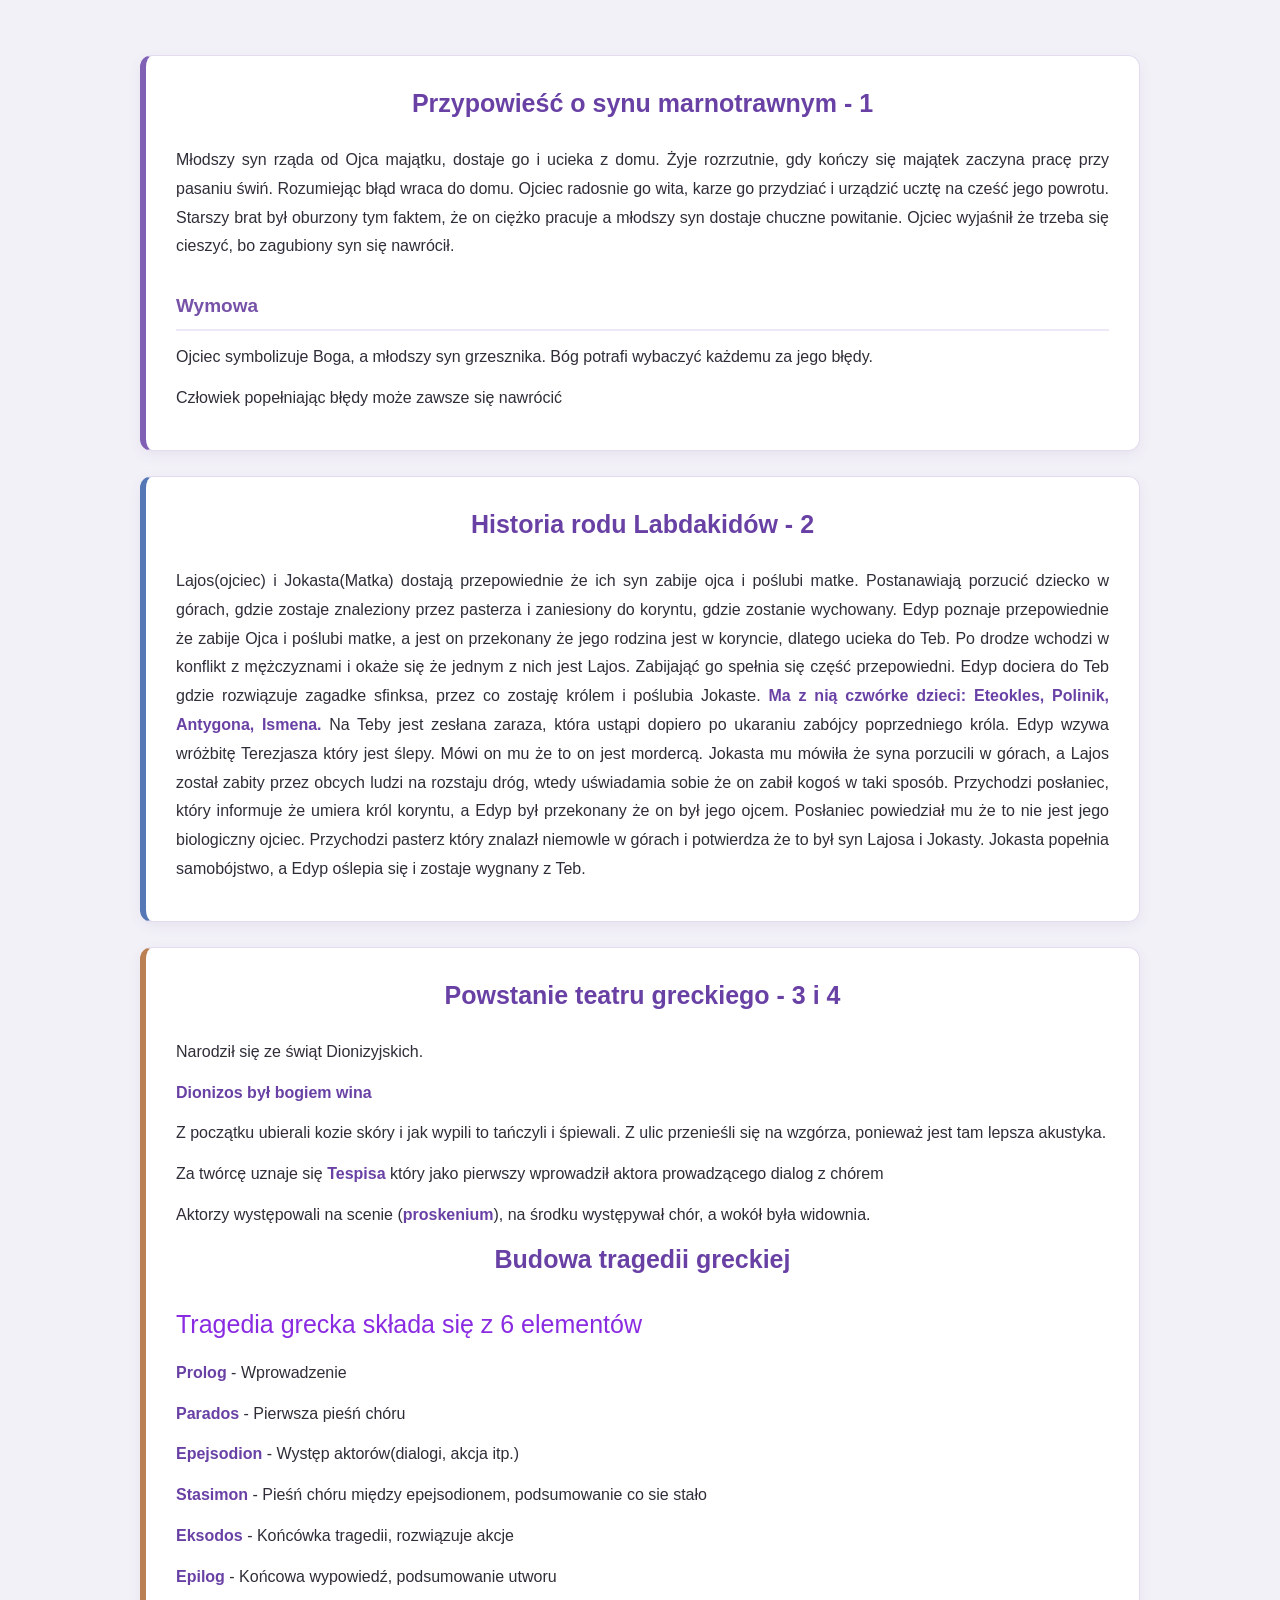
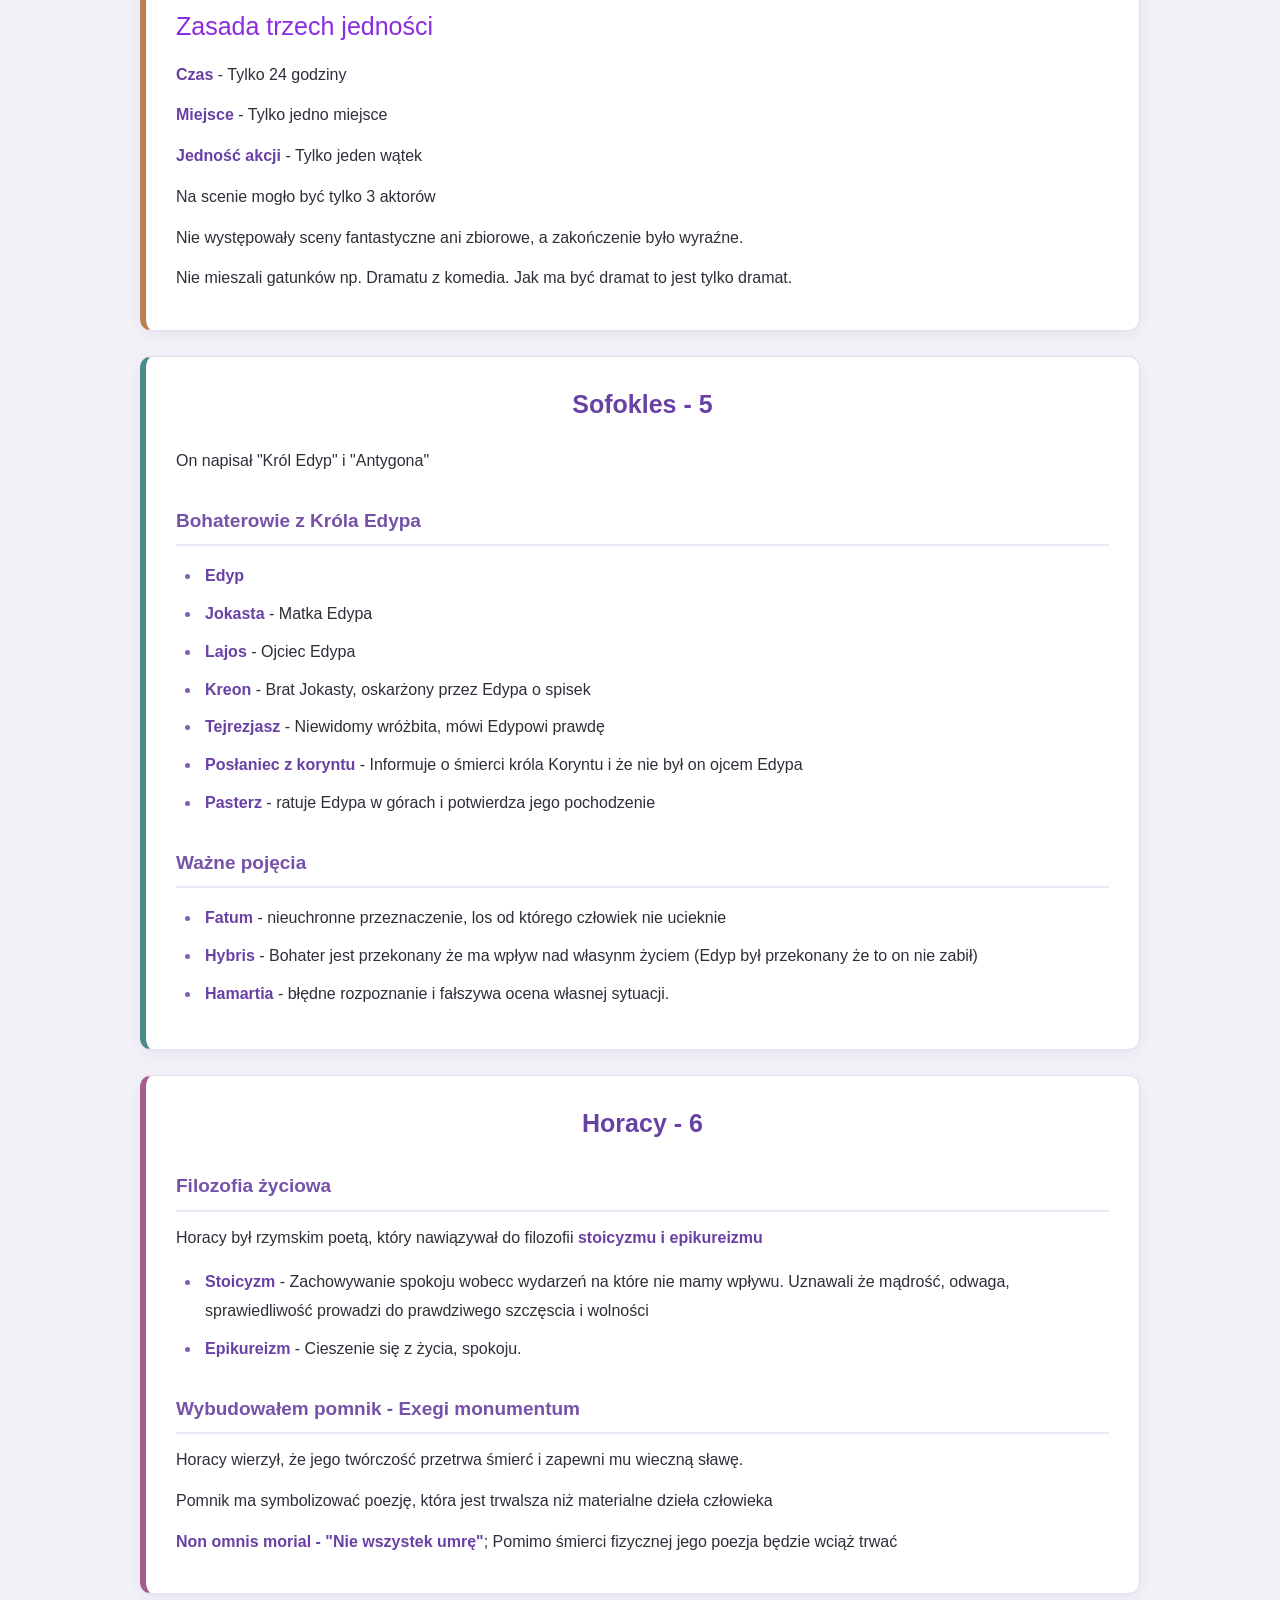
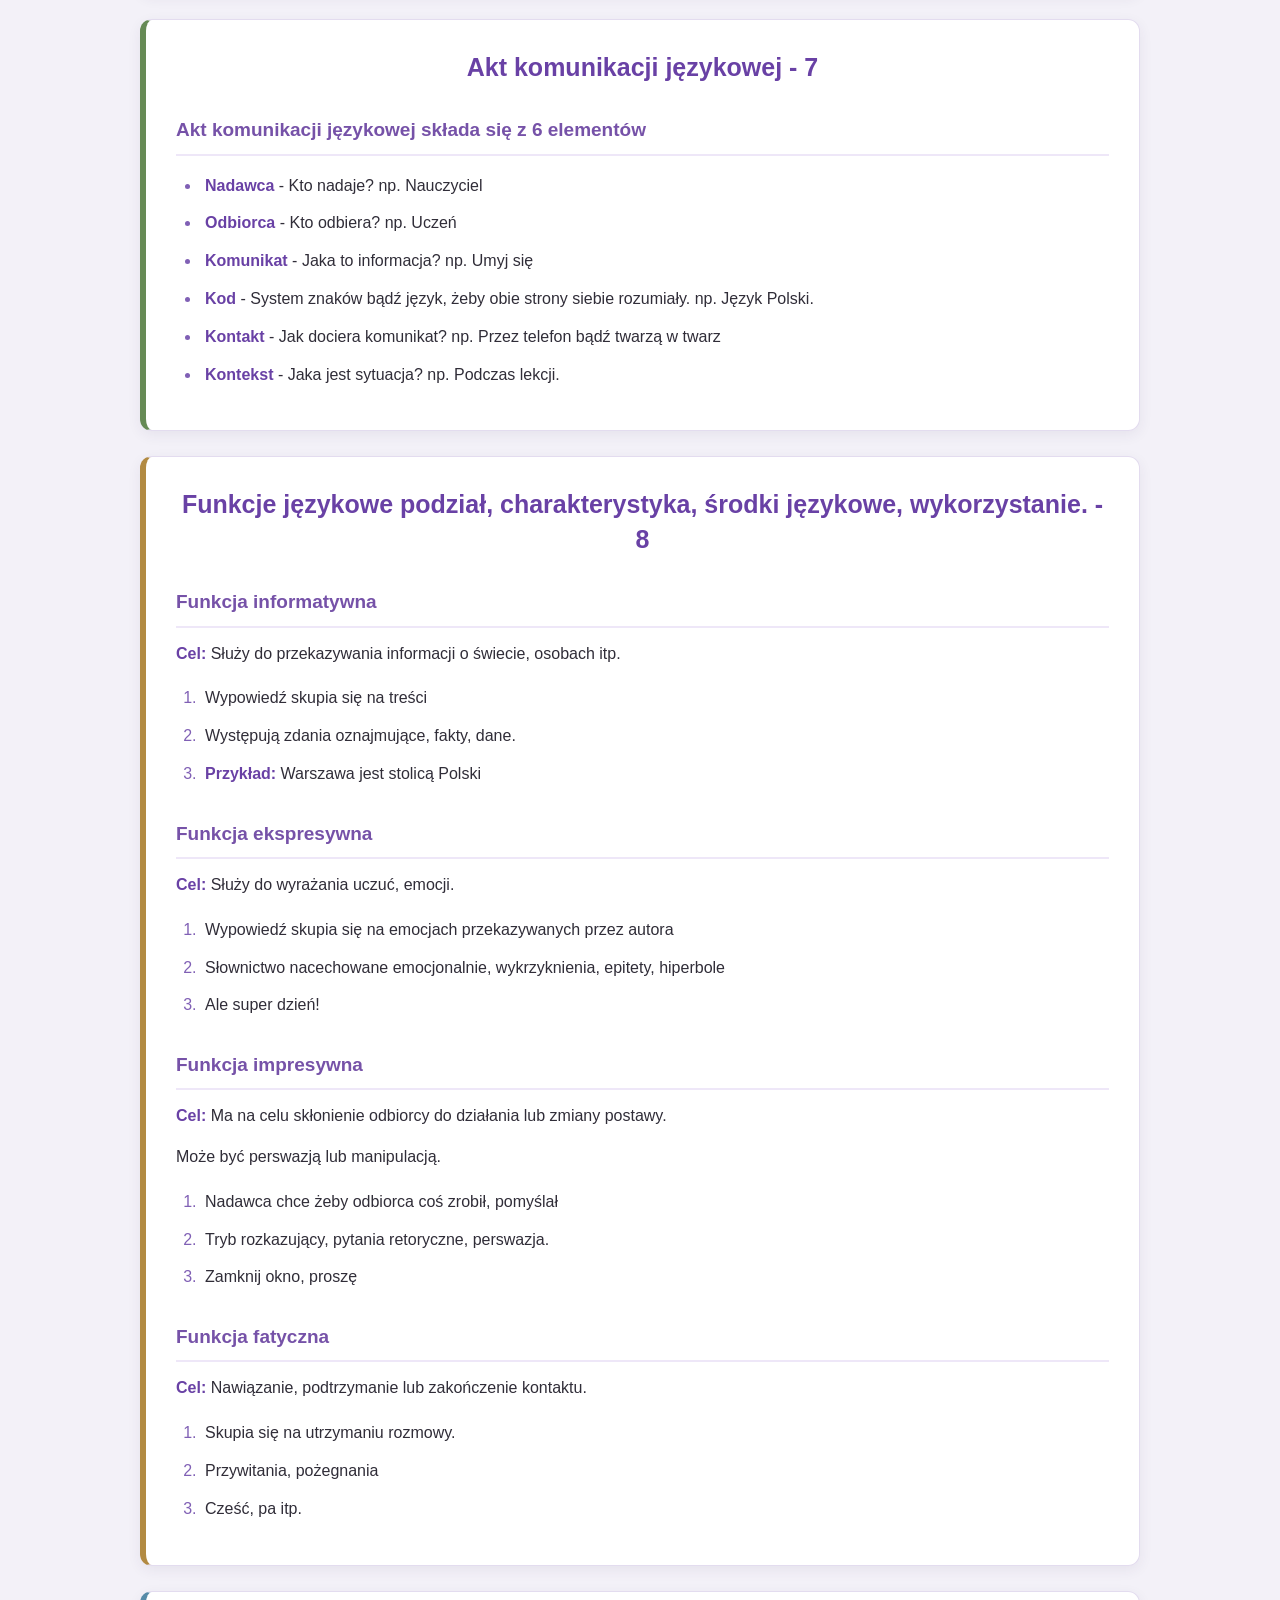
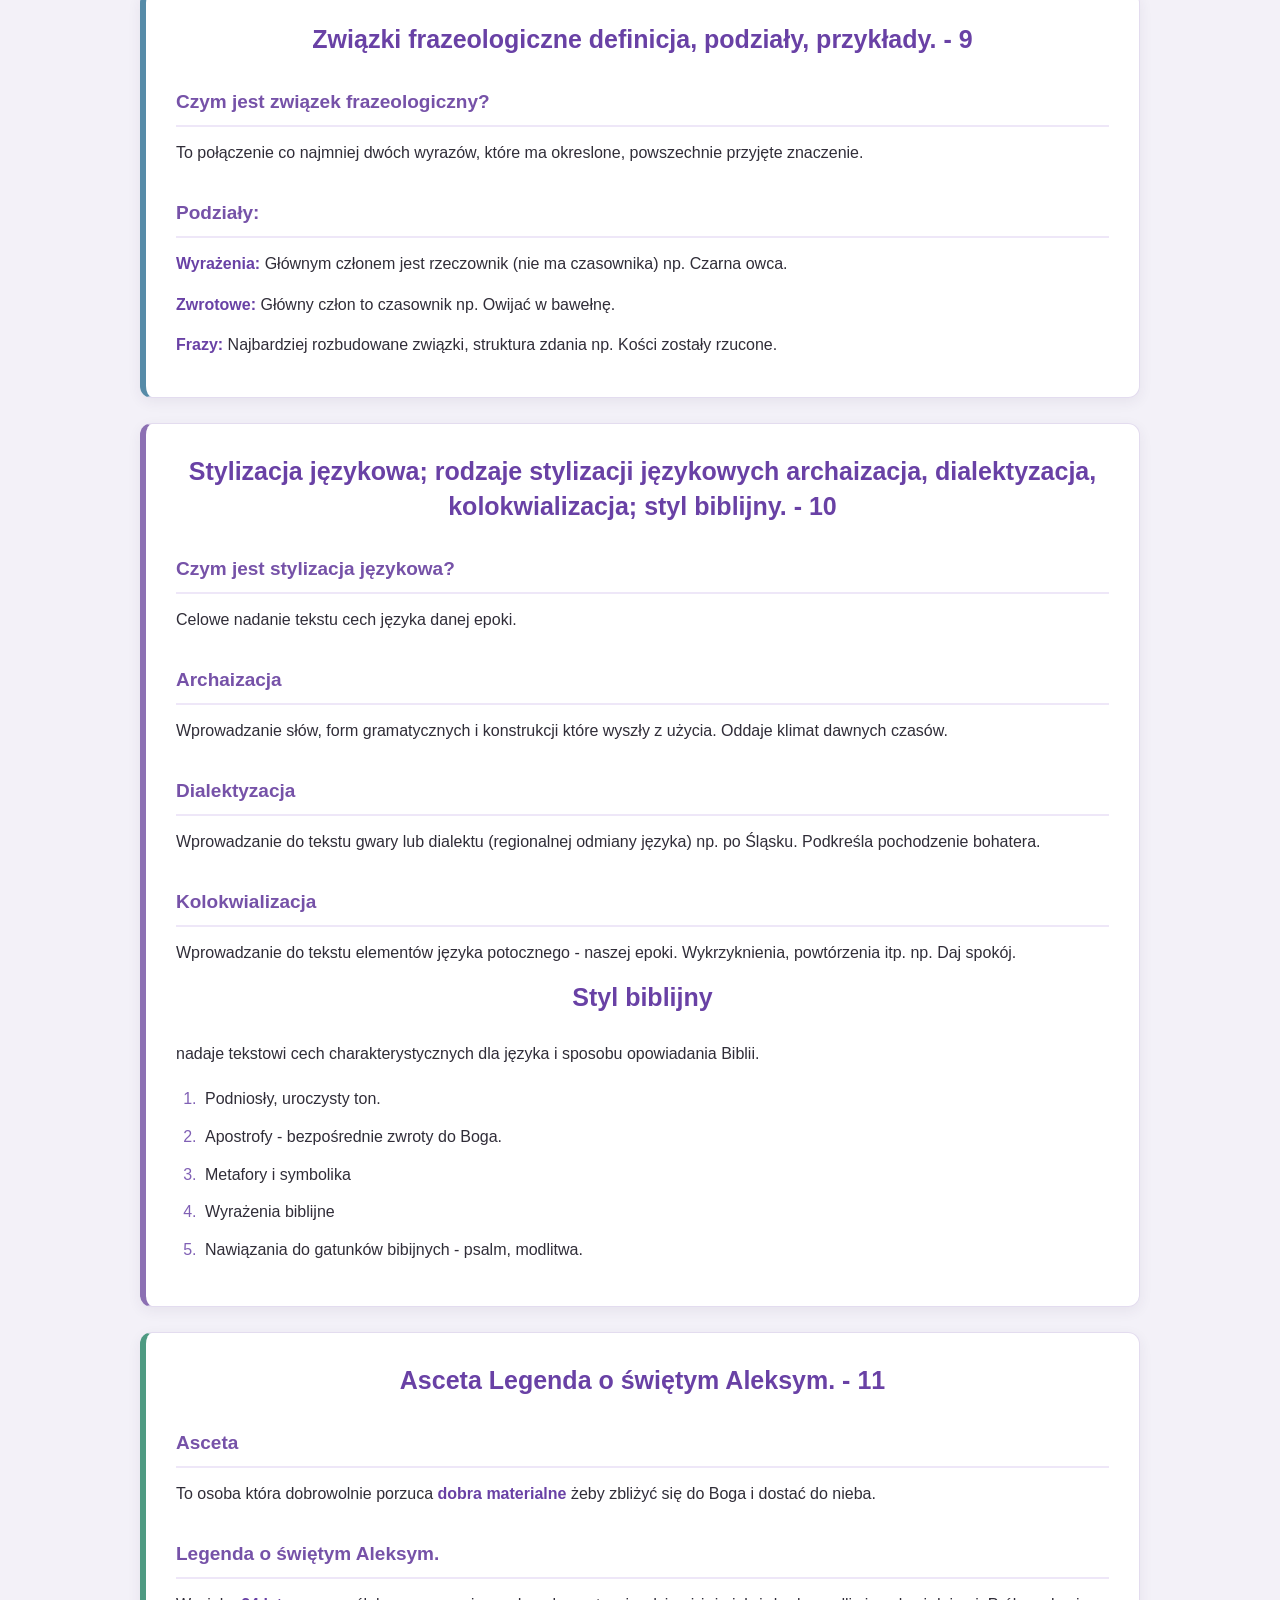
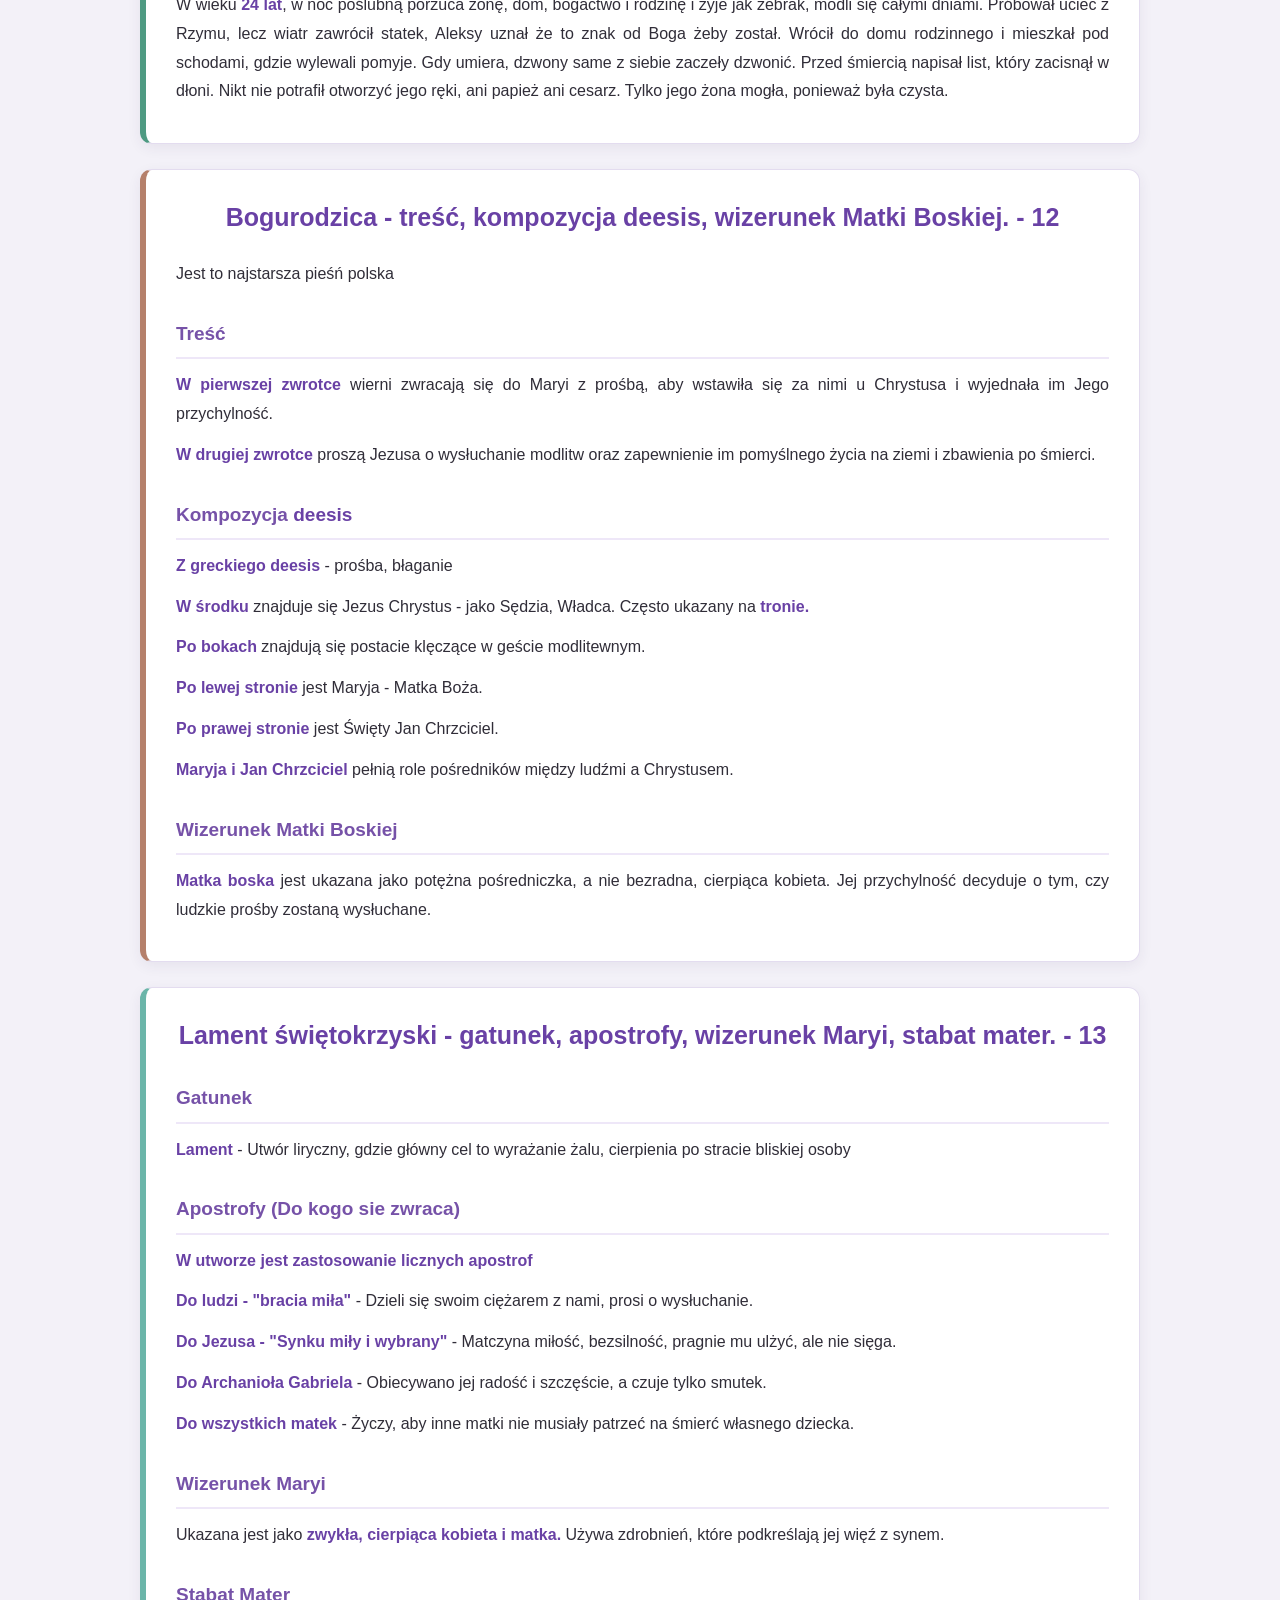
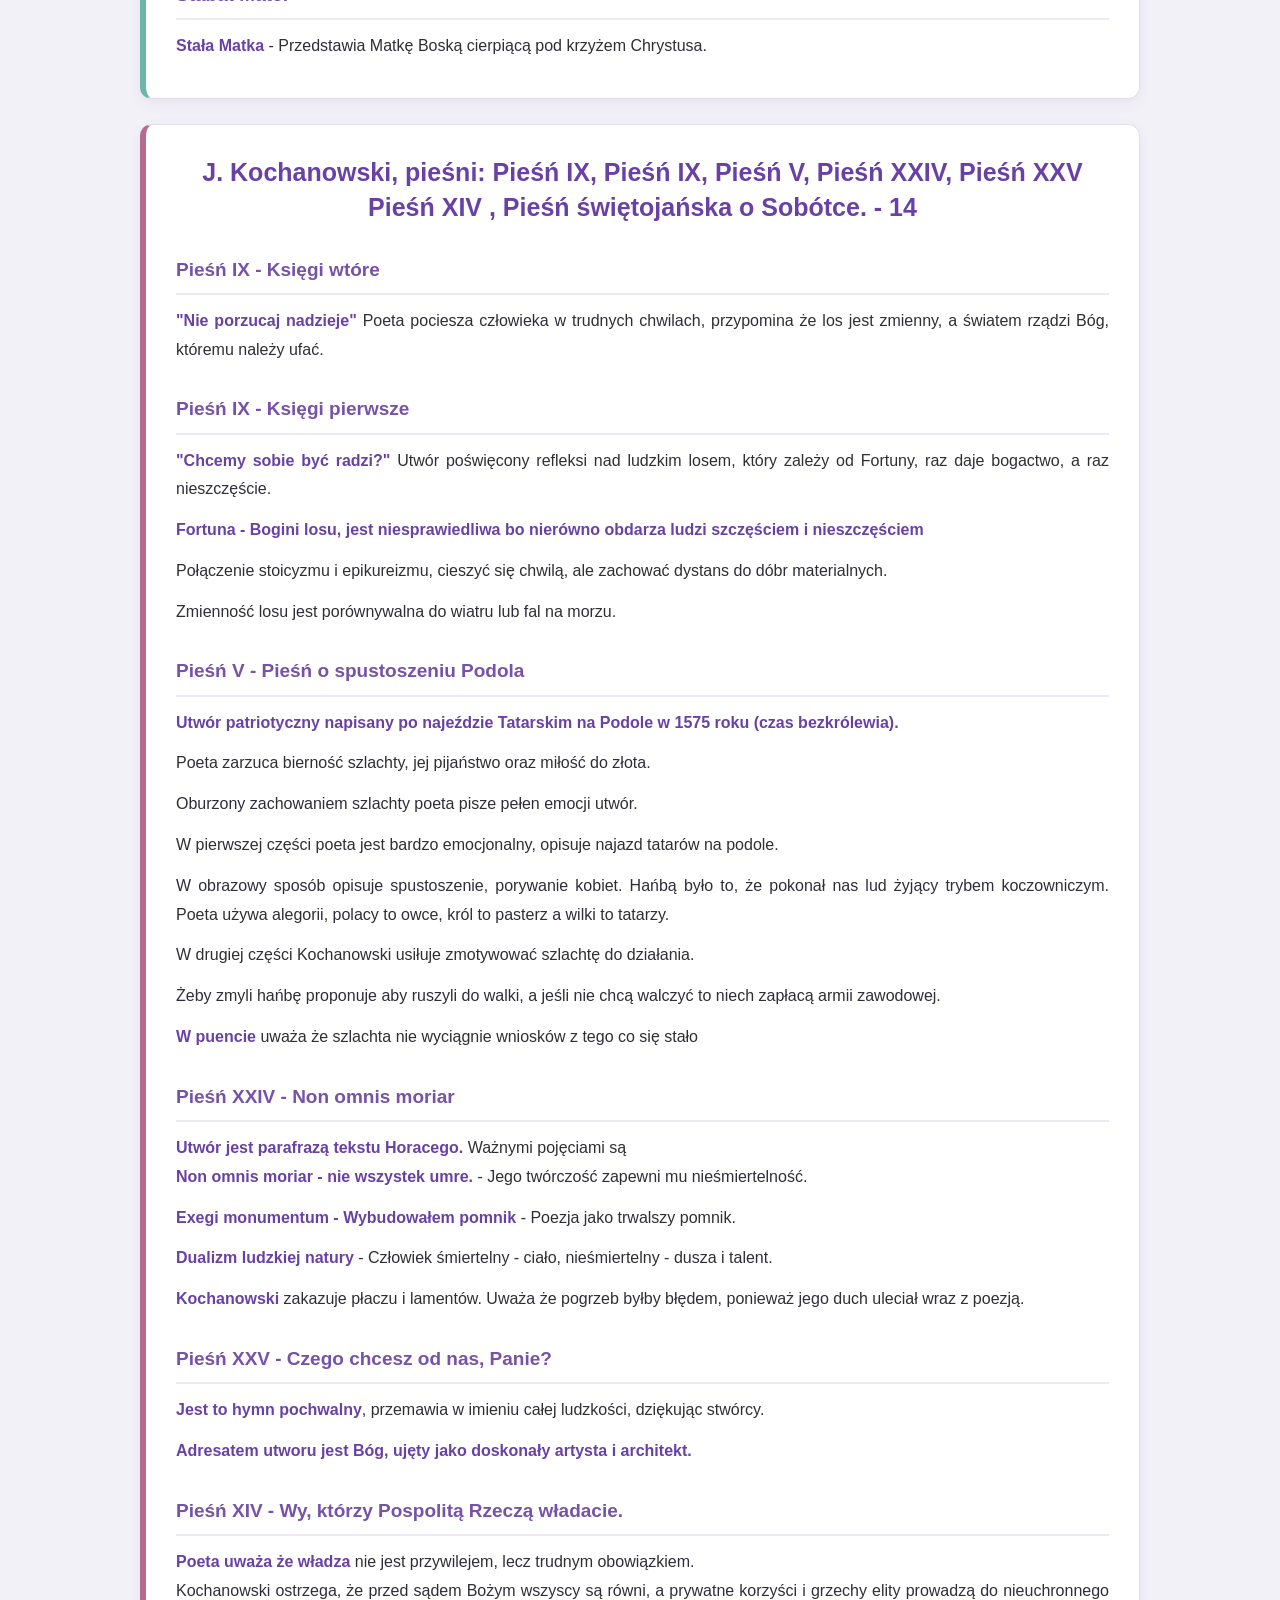
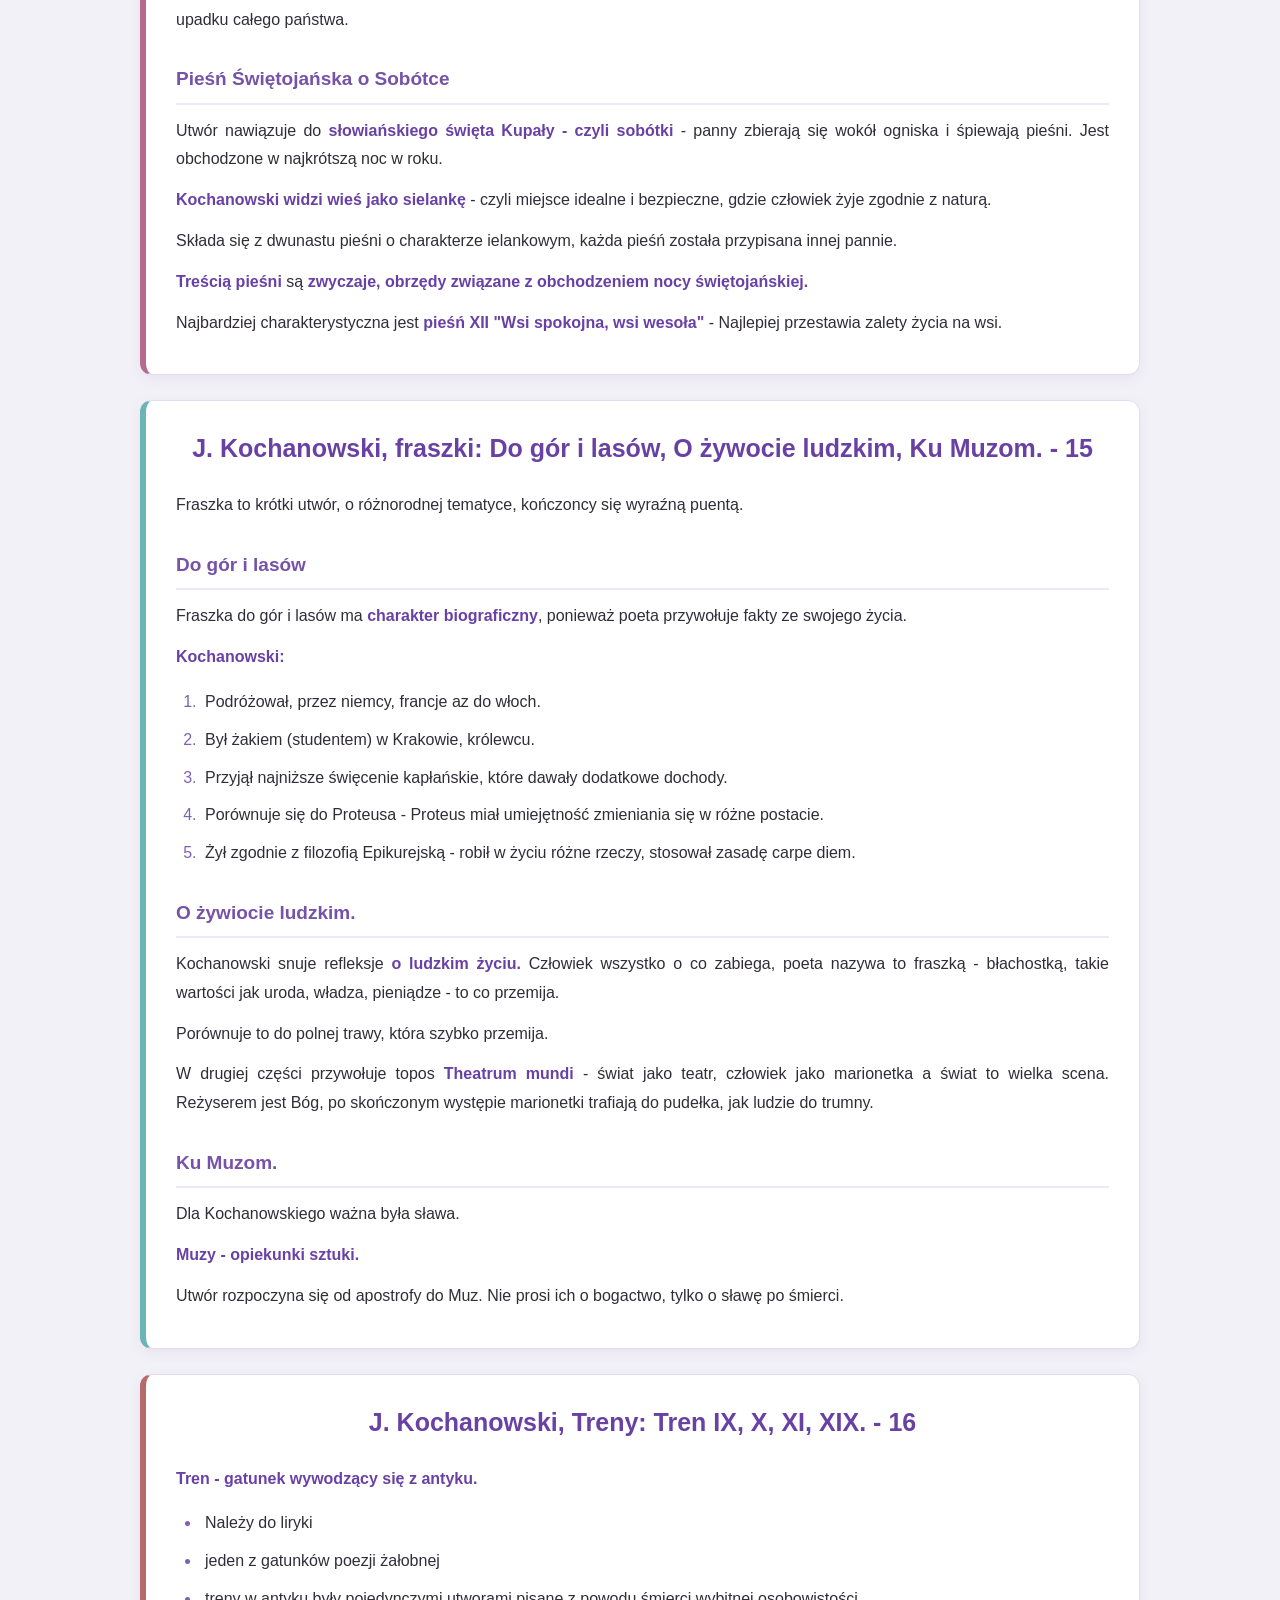
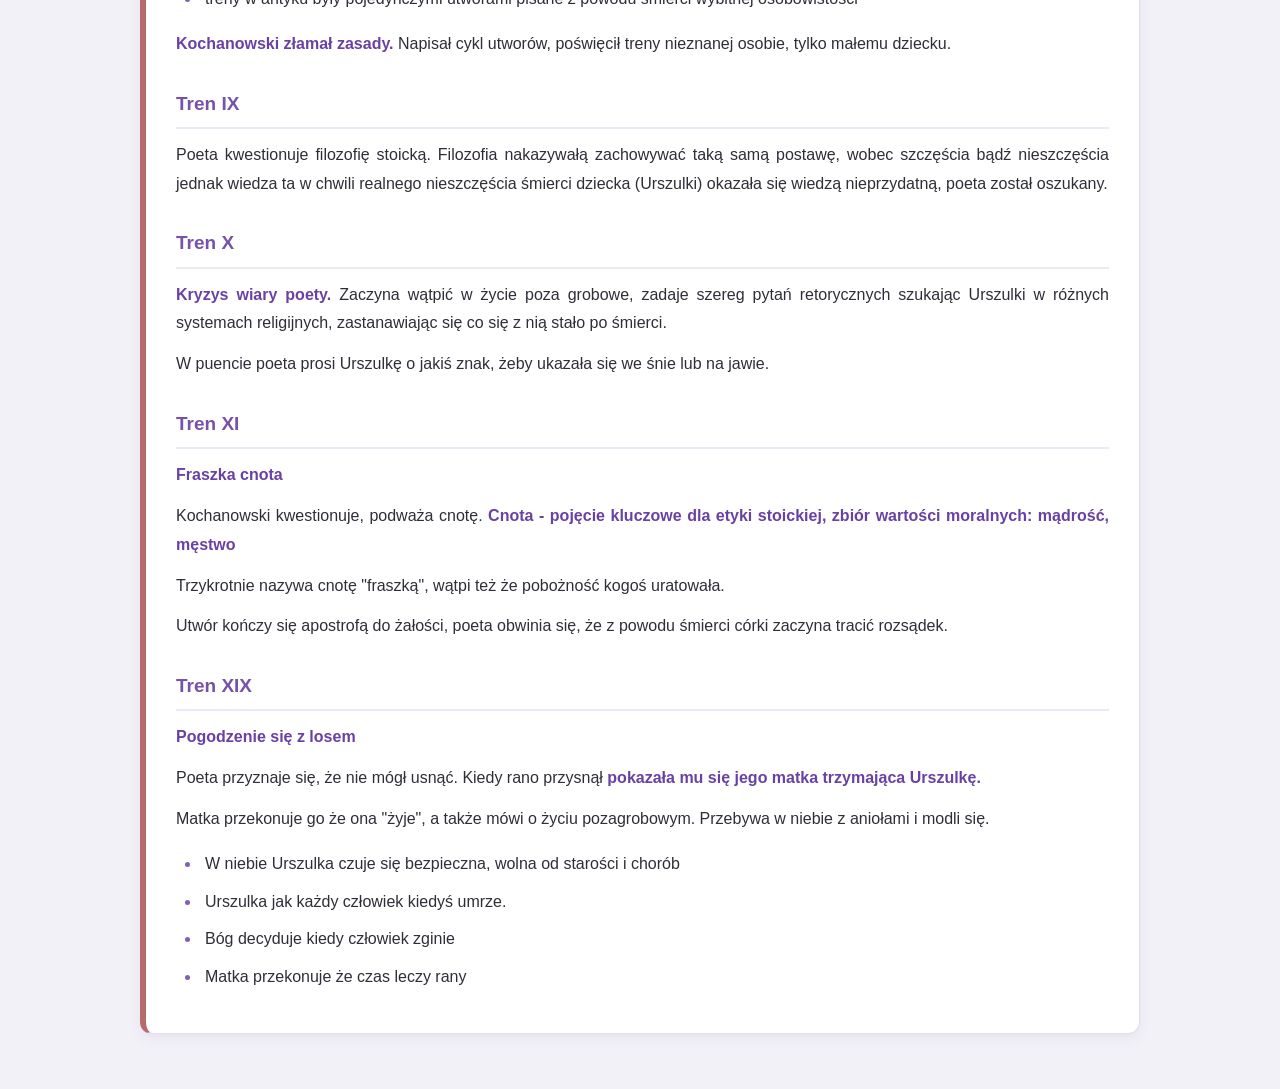
<file: index.html>
<!DOCTYPE html>
<html lang="pl">
<head>
    <meta charset="UTF-8">
    <meta name="viewport" content="width=device-width, initial-scale=1.0">
    <link rel="stylesheet" href="styl1.css">
    <title>Polski</title>
</head>
<body>
    <main>
        <section id="pyt1">
            <h1>Przypowieść o synu marnotrawnym - 1</h1>
            <p>Młodszy syn rząda od Ojca majątku, dostaje go i ucieka z domu. Żyje rozrzutnie, gdy kończy się majątek zaczyna pracę 
                przy pasaniu świń. Rozumiejąc błąd wraca do domu. Ojciec radosnie go wita, karze go przydziać i urządzić
                ucztę na cześć jego powrotu. Starszy brat był oburzony tym faktem, że on ciężko pracuje a młodszy syn dostaje
                chuczne powitanie. Ojciec wyjaśnił że trzeba się cieszyć, bo zagubiony syn się nawrócił.</p>
            <h2>Wymowa</h2>
            <p>Ojciec symbolizuje Boga, a młodszy syn grzesznika. Bóg potrafi wybaczyć każdemu za jego błędy.</p>
            <p>Człowiek popełniając błędy może zawsze się nawrócić</p>
        </section>
        <section id="pyt2">
            <h1>Historia rodu Labdakidów - 2</h1>
            <p>Lajos(ojciec) i Jokasta(Matka) dostają przepowiednie że ich syn zabije ojca i poślubi matke. Postanawiają porzucić
                dziecko w górach, gdzie zostaje znaleziony przez pasterza i zaniesiony do koryntu, gdzie zostanie wychowany.
                Edyp poznaje przepowiednie że zabije Ojca i poślubi matke, a jest on przekonany że jego rodzina jest w koryncie, dlatego
                ucieka do Teb. Po drodze wchodzi w konflikt z mężczyznami i okaże się że jednym z nich jest Lajos. Zabijająć go spełnia
                się część przepowiedni. Edyp dociera do Teb gdzie rozwiązuje zagadke sfinksa, przez co zostaję królem i poślubia Jokaste.
                <b>Ma z nią czwórke dzieci: Eteokles, Polinik, Antygona, Ismena.</b>
                Na Teby jest zesłana zaraza, która ustąpi dopiero po ukaraniu zabójcy poprzedniego króla. Edyp wzywa wróżbitę Terezjasza 
                który jest ślepy. Mówi on mu że to on jest mordercą. Jokasta mu mówiła że syna porzucili w górach, a Lajos został zabity
                przez obcych ludzi na rozstaju dróg, wtedy uświadamia sobie że on zabił kogoś w taki sposób. Przychodzi posłaniec, który 
                informuje że umiera król koryntu, a Edyp był przekonany że on był jego ojcem. Posłaniec powiedział mu że to nie jest 
                jego biologiczny ojciec. Przychodzi pasterz który znalazł niemowle w górach i potwierdza że to był syn Lajosa i Jokasty.
                Jokasta popełnia samobójstwo, a Edyp oślepia się i zostaje wygnany z Teb.
            </p>
        </section>
        <section id="pyt3">
            <h1>Powstanie teatru greckiego - 3 i 4</h1>
            <p>
                Narodził się ze świąt Dionizyjskich. <p id="Dionizyjskich">Dionizos był bogiem wina</p>
            </p>
            <p>Z początku ubierali kozie skóry i jak wypili to tańczyli i śpiewali. Z ulic przenieśli się na wzgórza, ponieważ
                jest tam lepsza akustyka.
            </p>
            <p>Za twórcę uznaje się <b>Tespisa</b> który jako pierwszy wprowadził aktora prowadzącego dialog z chórem</p>
            <p>Aktorzy występowali na scenie (<b>proskenium</b>), na środku występywał chór, a wokół była widownia.</p>
            <h1>Budowa tragedii greckiej</h1>
            <p style="color: blueviolet; font-size: 25px;" >Tragedia grecka składa się z 6 elementów</p>
            <p><strong>Prolog</strong> - Wprowadzenie</p>
            <p><strong>Parados</strong> - Pierwsza pieśń chóru</p>
            <p><strong>Epejsodion</strong> - Występ aktorów(dialogi, akcja itp.)</p>
            <p><strong>Stasimon</strong> - Pieśń chóru między epejsodionem, podsumowanie co sie stało</p>
            <p><strong>Eksodos</strong> - Końcówka tragedii, rozwiązuje akcje</p>
            <p><strong>Epilog</strong> - Końcowa wypowiedź, podsumowanie utworu</p>
            <p style="color: blueviolet; font-size: 25px;">Zasada trzech jedności</p>
            <p><b>Czas</b> - Tylko 24 godziny</p>
            <p><b>Miejsce</b> - Tylko jedno miejsce</p>
            <p><b>Jedność akcji</b> - Tylko jeden wątek</p>
            <p>Na scenie mogło być tylko 3 aktorów</p>
            <p>Nie występowały sceny fantastyczne ani zbiorowe, a zakończenie było wyraźne.</p>
            <p>Nie mieszali gatunków np. Dramatu z komedia. Jak ma być dramat to jest tylko dramat.</p>

        </section>
        <section id="pyt4">
            <h1>Sofokles - 5</h1>
            <p>On napisał "Król Edyp" i "Antygona"</p>
            <h2>Bohaterowie z Króla Edypa</h2>
            <ul>
                <li><b>Edyp</b></li>
                <li><b>Jokasta</b> - Matka Edypa</li>
                <li><b>Lajos</b> - Ojciec Edypa</li>
                <li><b>Kreon</b> - Brat Jokasty, oskarżony przez Edypa o spisek</li>
                <li><b>Tejrezjasz</b> - Niewidomy wróżbita, mówi Edypowi prawdę</li>
                <li><b>Posłaniec z koryntu</b> - Informuje o śmierci króla Koryntu i że nie był on ojcem Edypa</li>
                <li><b>Pasterz</b> - ratuje Edypa w górach i potwierdza jego pochodzenie</li>
            </ul>
            <h2>Ważne pojęcia</h2>
            <ul>
                <li><b>Fatum</b> - nieuchronne przeznaczenie, los od którego człowiek nie ucieknie</li>
                <li><b>Hybris</b> - Bohater jest przekonany że ma wpływ nad własynm życiem (Edyp był przekonany że to on nie zabił)</li>
                <li><b>Hamartia</b> - błędne rozpoznanie i fałszywa ocena własnej sytuacji. </li>
            </ul>
        </section>
        <section id="pyt5">
            <h1>Horacy - 6</h1>
            <h2>Filozofia życiowa</h2>
            <p>Horacy był rzymskim poetą, który nawiązywał do filozofii <b>stoicyzmu i epikureizmu</b></p>
            <ul>
                <li><b>Stoicyzm</b> - Zachowywanie spokoju wobecc wydarzeń na które nie mamy wpływu. Uznawali że mądrość, odwaga, 
                    sprawiedliwość prowadzi do prawdziwego szczęscia i wolności</li>
                <li><b>Epikureizm</b> - Cieszenie się z życia, spokoju.</li>
            </ul>
            <h2>Wybudowałem pomnik - Exegi monumentum</h2>
            <p>Horacy wierzył, że jego twórczość przetrwa śmierć i zapewni mu wieczną sławę.</p>
            <p>Pomnik ma symbolizować poezję, która jest trwalsza niż materialne dzieła człowieka</p>
            <p><b>Non omnis morial - "Nie wszystek umrę"</b>; Pomimo śmierci fizycznej jego poezja będzie wciąż trwać</p>
        </section>
        <section id="pyt6">
            <h1>Akt komunikacji językowej - 7</h1>
            <h2>Akt komunikacji językowej składa się z 6 elementów</h2>
            <ul>
                <li><b>Nadawca</b> - Kto nadaje? np. Nauczyciel</li>
                <li><b>Odbiorca</b> - Kto odbiera? np. Uczeń</li>
                <li><b>Komunikat</b> - Jaka to informacja? np. Umyj się</li>
                <li><b>Kod</b> - System znaków bądź język, żeby obie strony siebie rozumiały. np. Język Polski.</li>
                <li><b>Kontakt</b> - Jak dociera komunikat? np. Przez telefon bądź twarzą w twarz</li>
                <li><b>Kontekst</b> - Jaka jest sytuacja? np. Podczas lekcji.</li>
            </ul>
        </section>
        <section id="pyt7">
            <h1>Funkcje językowe podział, charakterystyka, środki językowe, wykorzystanie. - 8</h1>
            <h2>Funkcja informatywna</h2>
            <p><b>Cel: </b>Służy do przekazywania informacji o świecie, osobach itp.</p>
            <ol>
                <li>Wypowiedź skupia się na treści</li>
                <li>Występują zdania oznajmujące, fakty, dane.</li>
                <li><b>Przykład: </b>Warszawa jest stolicą Polski</li>
            </ol>
            <h2>Funkcja ekspresywna</h2>
            <p><b>Cel: </b>Służy do wyrażania uczuć, emocji.</p>
            <ol>
                <li>Wypowiedź skupia się na emocjach przekazywanych przez autora</li>
                <li>Słownictwo nacechowane emocjonalnie, wykrzyknienia, epitety, hiperbole</li>
                <li>Ale super dzień!</li>
            </ol>
            <h2>Funkcja impresywna</h2>
            <p><b>Cel: </b>Ma na celu skłonienie odbiorcy do działania lub zmiany postawy.</p>
            <p>Może być perswazją lub manipulacją.</p>
            <ol>
                <li>Nadawca chce żeby odbiorca coś zrobił, pomyślał</li>
                <li>Tryb rozkazujący, pytania retoryczne, perswazja.</li>
                <li>Zamknij okno, proszę</li>
            </ol>
            <h2>Funkcja fatyczna</h2>
            <p><b>Cel: </b>Nawiązanie, podtrzymanie lub zakończenie kontaktu.</p>
            <ol>
                <li>Skupia się na utrzymaniu rozmowy.</li>
                <li>Przywitania, pożegnania</li>
                <li>Cześć, pa itp.</li>
            </ol>
        </section>
        <section id="pyt8">
            <h1>Związki frazeologiczne definicja, podziały, przykłady. - 9</h1>
            <h2>Czym jest związek frazeologiczny?</h2>
            <p>To połączenie co najmniej dwóch wyrazów, które ma okreslone, powszechnie przyjęte znaczenie.</p>
            <h2>Podziały:</h2>
            <p><b>Wyrażenia:</b> Głównym członem jest rzeczownik (nie ma czasownika) np. Czarna owca.</p>
            <p><b>Zwrotowe:</b> Główny człon to czasownik np. Owijać w bawełnę.</p>
            <p><b>Frazy:</b> Najbardziej rozbudowane związki, struktura zdania np. Kości zostały rzucone.</p>
        </section>
        <section id="pyt9">
            <h1>Stylizacja językowa; rodzaje stylizacji językowych archaizacja, dialektyzacja, kolokwializacja; styl biblijny. - 10</h1>
            <h2>Czym jest stylizacja językowa?</h2>
            <p>Celowe nadanie tekstu cech języka danej epoki.</p>
            <h2>Archaizacja</h2>
            <p>Wprowadzanie słów, form gramatycznych i konstrukcji które wyszły z użycia. Oddaje klimat dawnych czasów.</p>
            <h2>Dialektyzacja</h2>
            <p>Wprowadzanie do tekstu gwary lub dialektu (regionalnej odmiany języka) np. po Śląsku. Podkreśla pochodzenie bohatera.</p>
            <h2>Kolokwializacja</h2>
            <p>Wprowadzanie do tekstu elementów języka potocznego - naszej epoki. Wykrzyknienia, powtórzenia itp. np. Daj spokój.</p>
            <h1>Styl biblijny</h1>
            <p>nadaje tekstowi cech charakterystycznych dla języka i sposobu opowiadania Biblii.</p>
            <ol>
                <li>Podniosły, uroczysty ton.</li>
                <li>Apostrofy - bezpośrednie zwroty do Boga.</li>
                <li>Metafory i symbolika</li>
                <li>Wyrażenia biblijne</li>
                <li>Nawiązania do gatunków bibijnych - psalm, modlitwa.</li>
            </ol>
        </section>
        <section id="pyt10">
            <h1>Asceta Legenda o świętym Aleksym. - 11</h1>
            <h2>Asceta</h2>
            <p>To osoba która dobrowolnie porzuca <b>dobra materialne</b> żeby zbliżyć się do Boga i dostać do nieba.</p>
            <h2>Legenda o świętym Aleksym.</h2>
            <p>W wieku <b>24 lat</b>, w noc poślubną porzuca żonę, dom, bogactwo i rodzinę i żyje jak żebrak, modli się całymi dniami. Próbował uciec z Rzymu, 
            lecz wiatr zawrócił statek, Aleksy uznał że to znak od Boga żeby został. Wrócił do domu rodzinnego i mieszkał pod schodami, gdzie wylewali pomyje.
            Gdy umiera, dzwony same z siebie zaczeły dzwonić. Przed śmiercią napisał list, który zacisnął w dłoni. Nikt nie potrafił otworzyć jego ręki, ani papież
            ani cesarz. Tylko jego żona mogła, ponieważ była czysta.</p>
        </section>
        <section id="pyt11">
            <h1>Bogurodzica - treść, kompozycja deesis, wizerunek Matki Boskiej. - 12</h1>
            <p>Jest to najstarsza pieśń polska</p>
            <h2>Treść</h2>
            <p><b>W pierwszej zwrotce</b> wierni zwracają się do Maryi z prośbą, aby wstawiła się za nimi u Chrystusa i 
                wyjednała im Jego przychylność.</p><p> <b>W drugiej zwrotce</b> proszą Jezusa o wysłuchanie modlitw oraz zapewnienie im pomyślnego życia na ziemi i zbawienia po śmierci.</p>
            <h2>Kompozycja <b>deesis</b></h2>
            <p><b>Z greckiego deesis</b> - prośba, błaganie</p>
            <p><b>W środku</b> znajduje się Jezus Chrystus - jako Sędzia, Władca. Często ukazany na <b>tronie.</b></p>
            <p><b>Po bokach</b> znajdują się postacie klęczące w geście modlitewnym.</p>
            <p><b>Po lewej stronie</b> jest Maryja - Matka Boża.</p>
            <p><b>Po prawej stronie</b> jest Święty Jan Chrzciciel.</p>
            <p><b>Maryja i Jan Chrzciciel</b> pełnią role pośredników między ludźmi a Chrystusem.</p>
            <h2>Wizerunek Matki Boskiej</h2>
            <p><b>Matka boska </b>jest ukazana jako potężna pośredniczka, a nie bezradna, cierpiąca kobieta. Jej przychylność decyduje o tym, czy ludzkie prośby zostaną wysłuchane.</p>
        </section>
        <section id="pyt12">
            <h1>Lament świętokrzyski - gatunek, apostrofy, wizerunek Maryi, stabat mater. - 13</h1>
            <h2>Gatunek</h2>
            <p><b>Lament</b> - Utwór liryczny, gdzie główny cel to wyrażanie żalu, cierpienia po stracie bliskiej osoby</p>
            <h2>Apostrofy (Do kogo sie zwraca)</h2>
            <p><b>W utworze jest zastosowanie licznych apostrof</b></p>
            <p><b>Do ludzi - "bracia miła"</b> - Dzieli się swoim ciężarem z nami, prosi o wysłuchanie.</p>
            <p><b>Do Jezusa - "Synku miły i wybrany"</b> - Matczyna miłość, bezsilność, pragnie mu ulżyć, ale nie sięga.</p>
            <p><b>Do Archanioła Gabriela</b> - Obiecywano jej radość i szczęście, a czuje tylko smutek.</p>
            <p><b>Do wszystkich matek</b> - Życzy, aby inne matki nie musiały patrzeć na śmierć własnego dziecka.</p>
            <h2>Wizerunek Maryi</h2>
            <p>Ukazana jest jako <b>zwykła, cierpiąca kobieta i matka.</b> Używa zdrobnień, które podkreślają jej więź z synem.</p>
            <h2>Stabat Mater</h2>
            <p><b>Stała Matka</b> - Przedstawia Matkę Boską cierpiącą pod krzyżem Chrystusa.</p>
        </section>
        <section id="pyt13">
            <h1>J. Kochanowski, pieśni: Pieśń IX, Pieśń IX, Pieśń V, Pieśń XXIV, Pieśń XXV Pieśń XIV , Pieśń świętojańska o Sobótce. - 14</h1>
            <h2>Pieśń IX - Księgi wtóre</h2>
            <p><b>"Nie porzucaj nadzieje" </b>Poeta pociesza człowieka w trudnych chwilach, przypomina że los jest zmienny,
            a światem rządzi Bóg, któremu należy ufać.</p>
            <h2>Pieśń IX - Księgi pierwsze</h2>
            <p><b>"Chcemy sobie być radzi?"</b> Utwór poświęcony refleksi nad ludzkim losem, który zależy od Fortuny, raz daje bogactwo,
             a raz nieszczęście. </p>
             <p><b>Fortuna - Bogini losu, jest niesprawiedliwa bo nierówno obdarza ludzi szczęściem i nieszczęściem</b></p>
             <p>Połączenie stoicyzmu i epikureizmu, cieszyć się chwilą, ale zachować dystans do dóbr materialnych.</p>
             <p>Zmienność losu jest porównywalna do wiatru lub fal na morzu.</p>
             <h2>Pieśń V - Pieśń o spustoszeniu Podola</h2>
             <p><b>Utwór patriotyczny napisany po najeździe Tatarskim na Podole w 1575 roku (czas bezkrólewia).</b></p>
             <p>Poeta zarzuca bierność szlachty, jej pijaństwo oraz miłość do złota.</p>
             <p>Oburzony zachowaniem szlachty poeta pisze pełen emocji utwór.</p>
             <p>W pierwszej części poeta jest bardzo emocjonalny, opisuje najazd tatarów na podole.</p>
             <p>W obrazowy sposób opisuje spustoszenie, porywanie kobiet. Hańbą było to, że pokonał nas lud żyjący trybem koczowniczym. Poeta używa alegorii, polacy to owce, król to pasterz a wilki to tatarzy.</p>
             <p>W drugiej części Kochanowski usiłuje zmotywować szlachtę do działania.</p>
             <p>Żeby zmyli hańbę proponuje aby ruszyli do walki, a jeśli nie chcą walczyć to niech zapłacą armii zawodowej.</p>
             <p><b>W puencie</b> uważa że szlachta nie wyciągnie wniosków z tego co się stało</p>
             <h2>Pieśń XXIV - Non omnis moriar</h2>
             <p><b>Utwór jest parafrazą tekstu Horacego.</b> Ważnymi pojęciami są <br><b>Non omnis moriar - nie wszystek umre.</b> - 
            Jego twórczość zapewni mu nieśmiertelność.</p>
            <p><b>Exegi monumentum - Wybudowałem pomnik</b> - Poezja jako trwalszy pomnik.</p>
            <p><b>Dualizm ludzkiej natury</b> - Człowiek śmiertelny - ciało, nieśmiertelny - dusza i talent.</p>
            <p><b>Kochanowski</b> zakazuje płaczu i lamentów. Uważa że pogrzeb byłby błędem, ponieważ jego duch uleciał wraz z poezją.</p>
            <h2>Pieśń XXV - Czego chcesz od nas, Panie?</h2>
            <p><b>Jest to hymn pochwalny</b>, przemawia w imieniu całej ludzkości, dziękując stwórcy.</p>
            <p><b>Adresatem utworu jest Bóg, ujęty jako doskonały artysta i architekt.</b></p>
            <h2>Pieśń XIV - Wy, którzy Pospolitą Rzeczą władacie.</h2>
            <p><b>Poeta uważa że władza</b> nie jest przywilejem, lecz trudnym obowiązkiem. <br>
            Kochanowski ostrzega, że przed sądem Bożym wszyscy są równi, a prywatne korzyści i grzechy elity prowadzą do nieuchronnego upadku całego państwa.</p>
            <h2>Pieśń Świętojańska o Sobótce</h2>
            <p>Utwór nawiązuje do <b>słowiańskiego święta Kupały - czyli sobótki</b> - panny zbierają się wokół ogniska i śpiewają pieśni. Jest obchodzone w najkrótszą noc w roku.</p>
            <p><b>Kochanowski widzi wieś jako sielankę </b> - czyli miejsce idealne i bezpieczne, gdzie człowiek żyje zgodnie z 
            naturą.</p>
            <p>Składa się z dwunastu pieśni o charakterze ielankowym, każda pieśń została przypisana innej pannie.</p>
            <p><b>Treścią pieśni </b>są <b>zwyczaje, obrzędy związane z obchodzeniem nocy świętojańskiej.</b></p>
            <p>Najbardziej charakterystyczna jest <b>pieśń XII "Wsi spokojna, wsi wesoła"</b> - Najlepiej przestawia zalety życia na wsi.</p>
            <p></p>
        </section>
        <section id="pyt14">
            <h1>J. Kochanowski, fraszki: Do gór i lasów, O żywocie ludzkim, Ku Muzom. - 15</h1>
            <p>Fraszka to krótki utwór, o różnorodnej tematyce, kończoncy się wyraźną puentą.</p>
            <h2>Do gór i lasów</h2>
            <p>Fraszka do gór i lasów ma <b>charakter biograficzny</b>, ponieważ poeta przywołuje fakty ze swojego życia.</p>
            <p><b>Kochanowski:</b></p>
            <ol>
                <li>Podróżował, przez niemcy, francje az do włoch.</li>
                <li>Był żakiem (studentem) w Krakowie, królewcu.</li>
                <li>Przyjął najniższe święcenie kapłańskie, które dawały dodatkowe dochody.</li>
                <li>Porównuje się do Proteusa - Proteus miał umiejętność zmieniania się w różne postacie.</li>
                <li>Żył zgodnie z filozofią Epikurejską - robił w życiu różne rzeczy, stosował zasadę carpe diem.</li>
            </ol>
            <h2>O żywiocie ludzkim.</h2>
            <p>Kochanowski snuje refleksje <b>o ludzkim życiu.</b> Człowiek wszystko o co zabiega, poeta nazywa to fraszką - błachostką, takie 
            wartości jak uroda, władza, pieniądze - to co przemija.</p>
            <p>Porównuje to do polnej trawy, która szybko przemija.</p>
            <p>W drugiej części przywołuje topos<b> Theatrum mundi</b> - świat jako teatr, człowiek jako marionetka a świat to wielka scena. 
            Reżyserem jest Bóg, po skończonym występie marionetki trafiają do pudełka, jak ludzie do trumny.</p>
            <h2>Ku Muzom.</h2>
            <p>Dla Kochanowskiego ważna była sława.</p>
            <p><b>Muzy - opiekunki sztuki.</b></p>
            <p>Utwór rozpoczyna się od apostrofy do Muz. Nie prosi ich o bogactwo, tylko o sławę po śmierci.</p>
        </section>
        <section id="pyt15">
            <h1>J. Kochanowski, Treny: Tren IX, X, XI, XIX. - 16</h1>
            <p><b>Tren - gatunek wywodzący się z antyku.</b></p>
            <ul>
                <li>Należy do liryki</li>
                <li>jeden z gatunków poezji żałobnej</li>
                <li>treny w antyku były pojedynczymi utworami pisane z powodu śmierci wybitnej osobowistości</li>
            </ul>
            <p><b>Kochanowski złamał zasady.</b> Napisał cykl utworów, poświęcił treny nieznanej osobie, tylko małemu dziecku.</p>
            <h2>Tren IX</h2>
            <p>Poeta kwestionuje filozofię stoicką. Filozofia nakazywałą zachowywać taką samą postawę, wobec szczęścia bądź nieszczęścia 
                jednak wiedza ta w chwili realnego nieszczęścia śmierci dziecka (Urszulki) okazała się wiedzą nieprzydatną, poeta został oszukany.
            </p>
            <h2>Tren X</h2>
            <p><b>Kryzys wiary poety.</b> Zaczyna wątpić w życie poza grobowe, zadaje szereg pytań retorycznych szukając Urszulki w 
            różnych systemach religijnych, zastanawiając się co się z nią stało po śmierci.</p>
            <p>W puencie poeta prosi Urszulkę o jakiś znak, żeby ukazała się we śnie lub na jawie.</p>
            <h2>Tren XI</h2>
            <p><b>Fraszka cnota</b></p>
            <p>Kochanowski kwestionuje, podważa cnotę. <b>Cnota - pojęcie kluczowe dla etyki stoickiej, zbiór wartości moralnych: mądrość, męstwo</b></p>
            <p>Trzykrotnie nazywa cnotę "fraszką", wątpi też że pobożność kogoś uratowała.</p>
            <p>Utwór kończy się apostrofą do żałości, poeta obwinia się, że z powodu śmierci córki zaczyna tracić rozsądek.</p>
            <h2>Tren XIX</h2>
            <p><b>Pogodzenie się z losem</b></p>
            <p>Poeta przyznaje się, że nie mógł usnąć. Kiedy rano przysnął <b>pokazała mu się jego matka trzymająca Urszulkę.</b></p>
            <p>Matka przekonuje go że ona "żyje", a także mówi o życiu pozagrobowym. Przebywa w niebie z aniołami i modli się.</p>
            <ul>
                <li>W niebie Urszulka czuje się bezpieczna, wolna od starości i chorób</li>
                <li>Urszulka jak każdy człowiek kiedyś umrze.</li>
                <li>Bóg decyduje kiedy człowiek zginie</li>
                <li>Matka przekonuje że czas leczy rany</li>
            </ul>
        </section>
    </main>
</body>
</html>
</file>
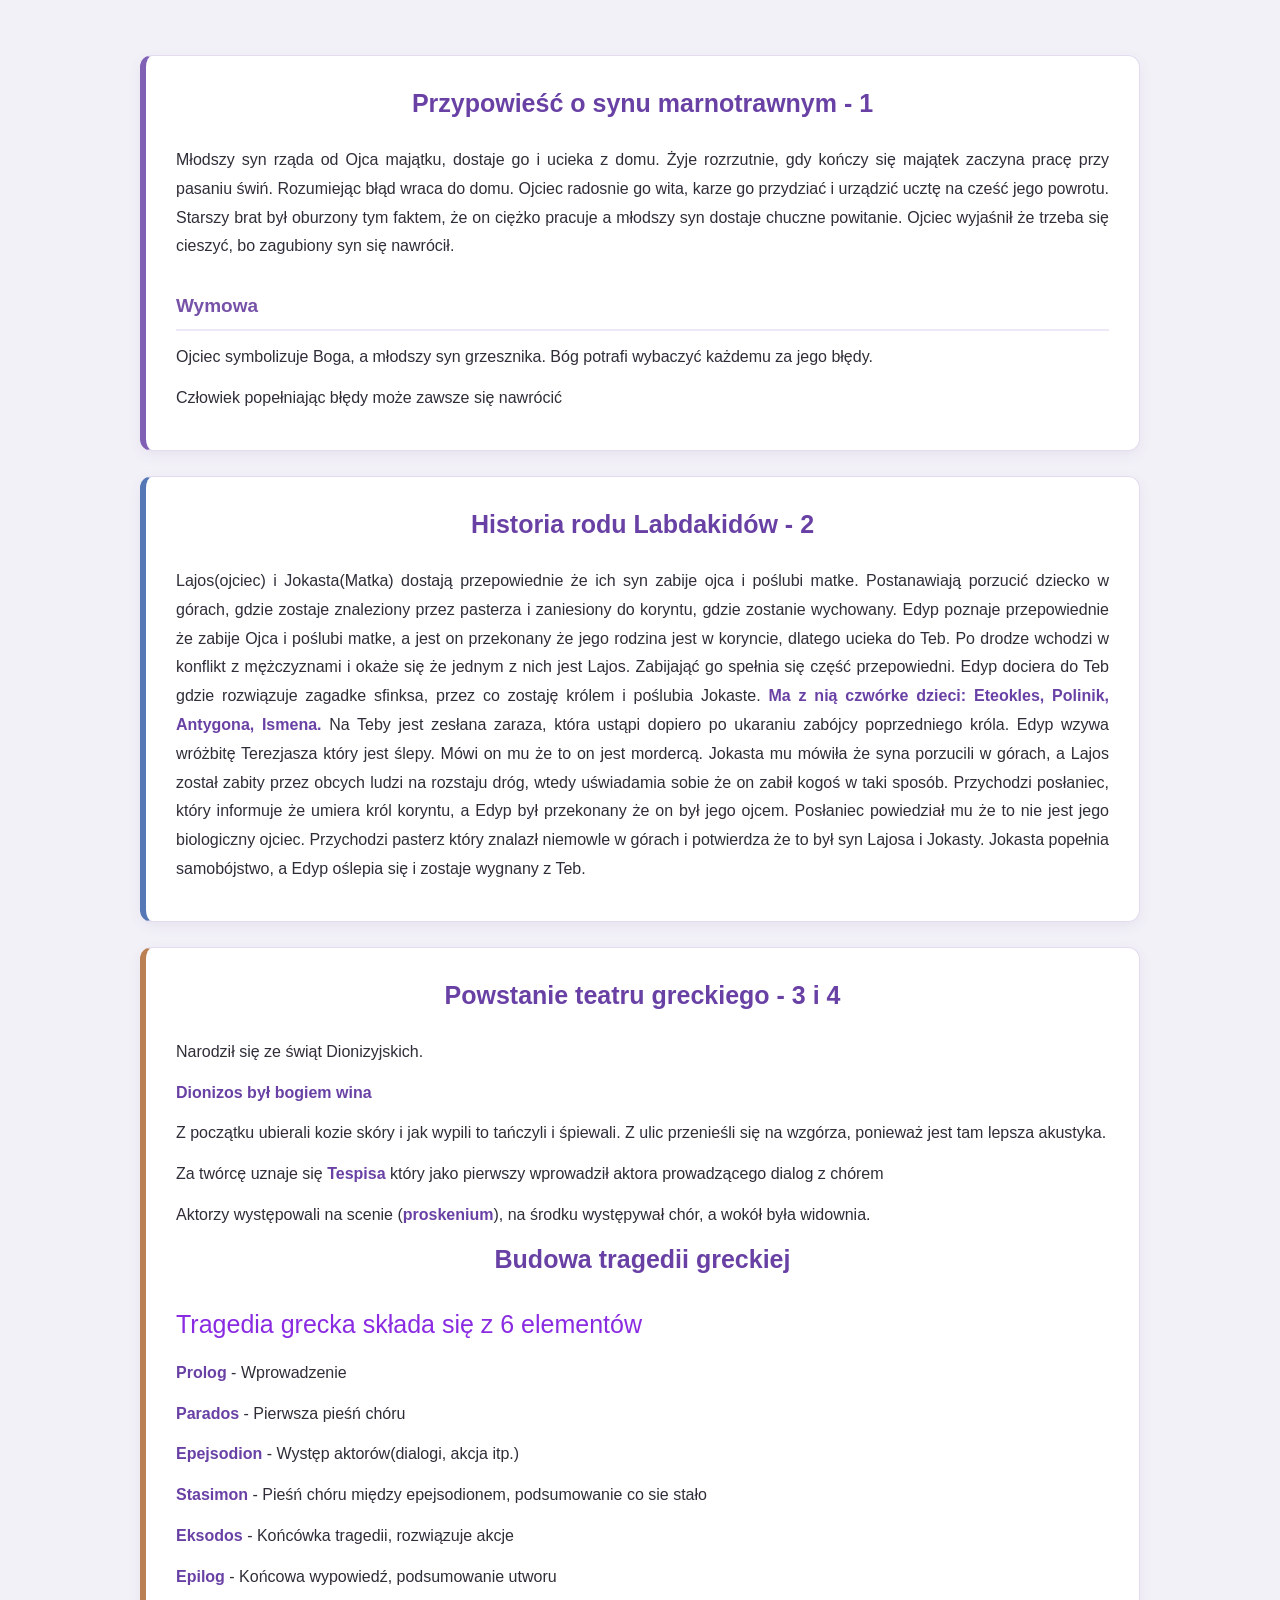
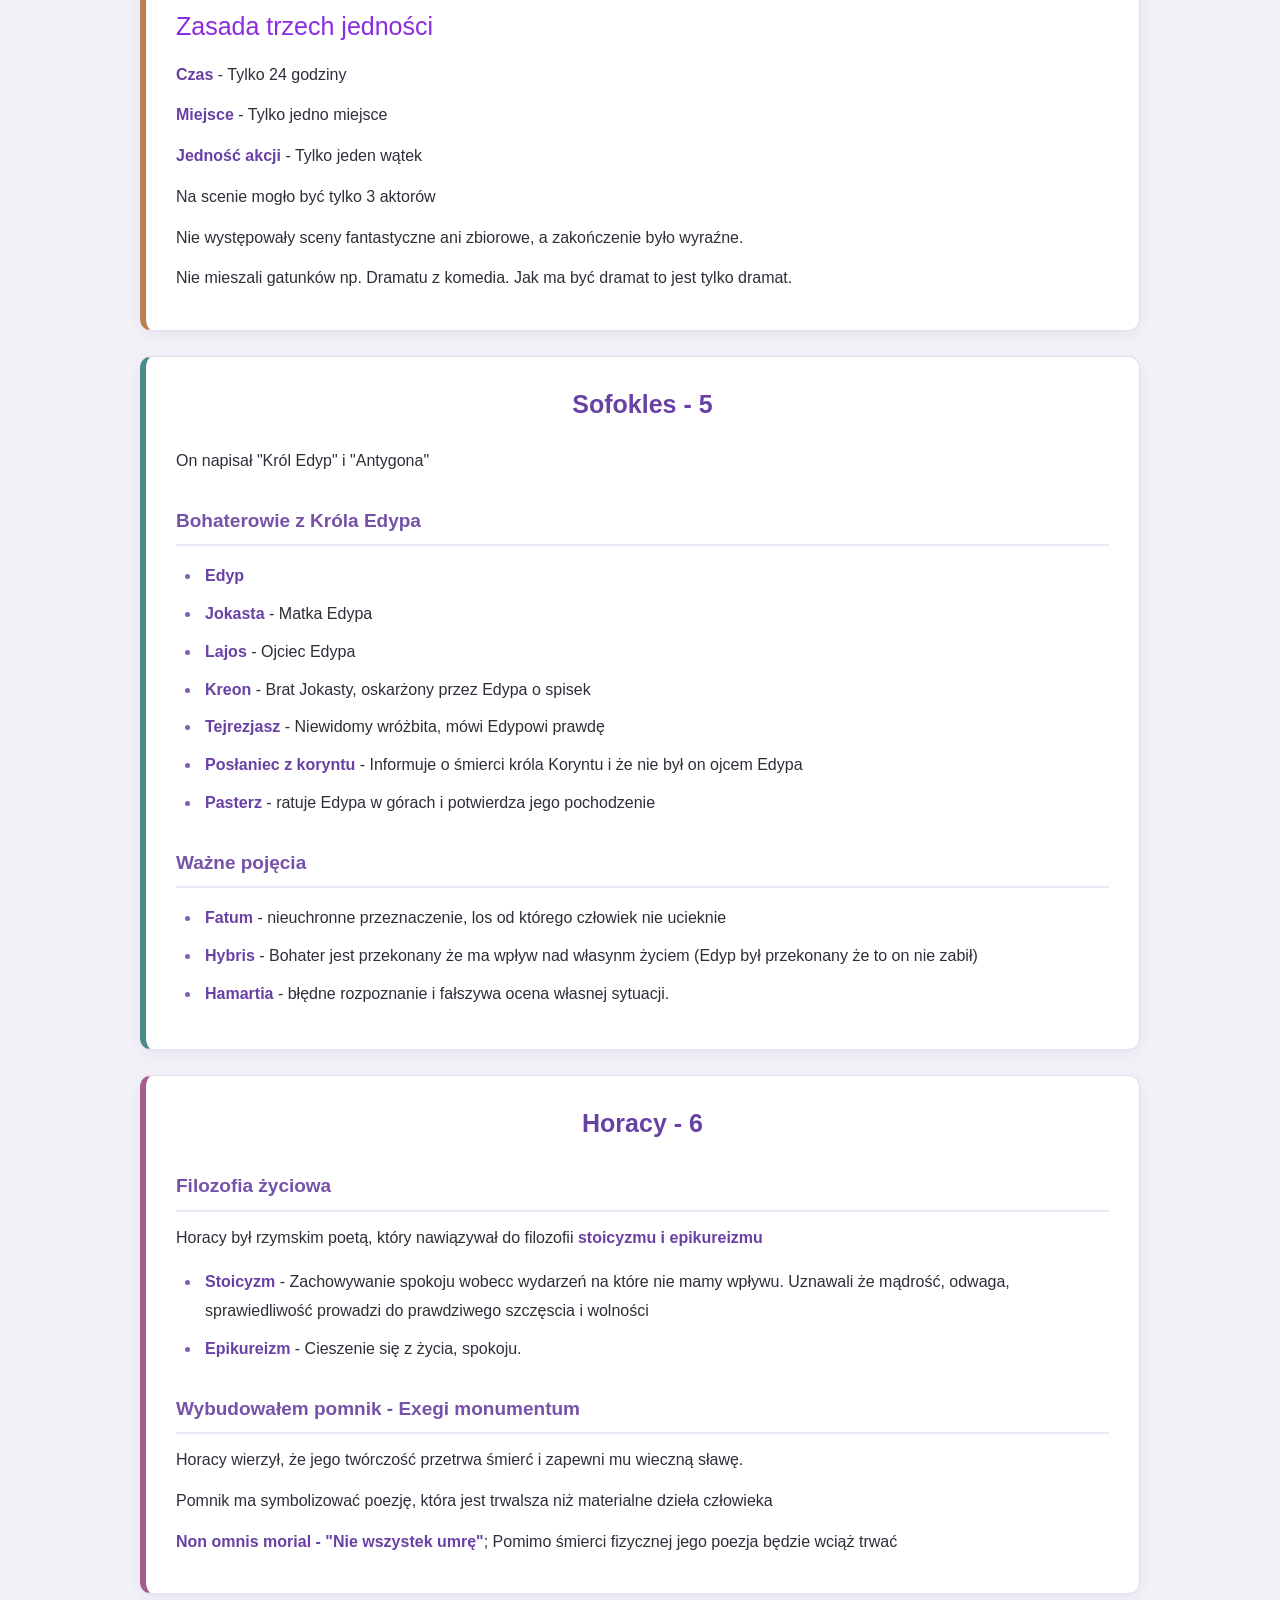
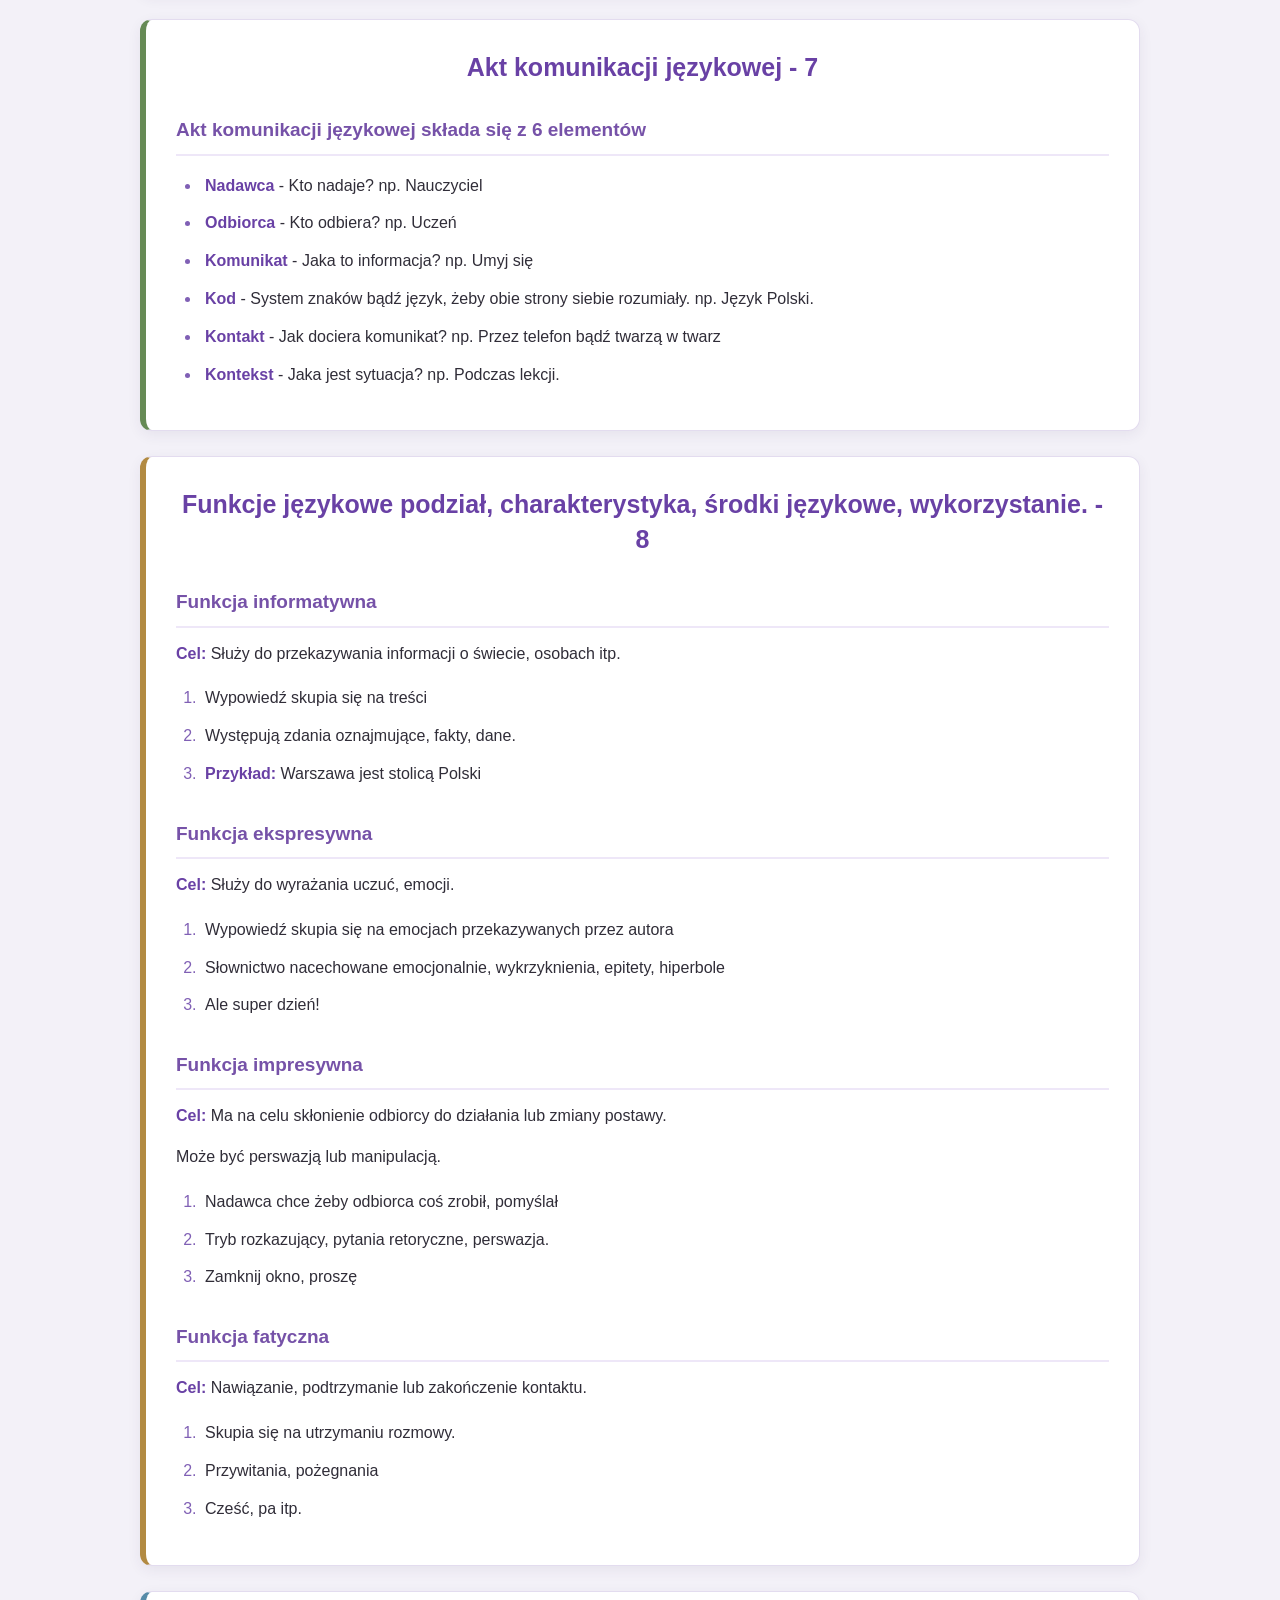
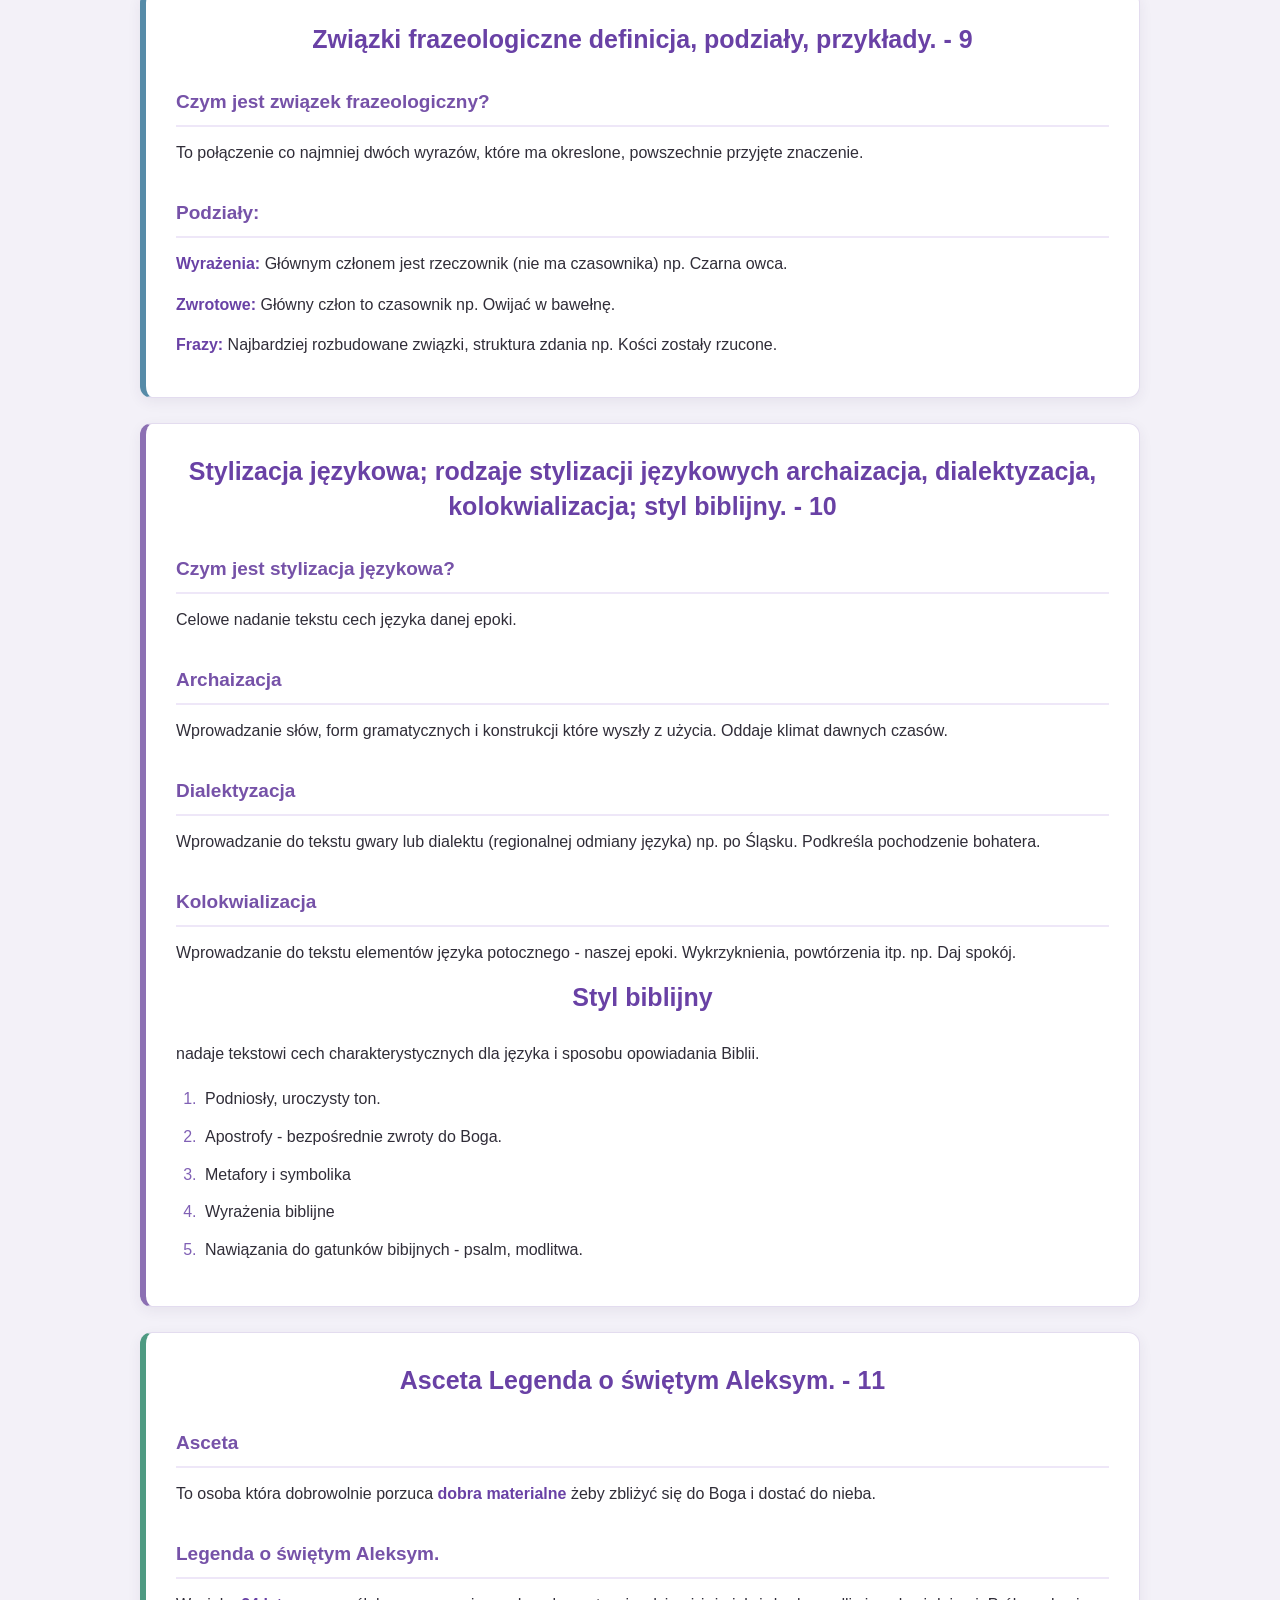
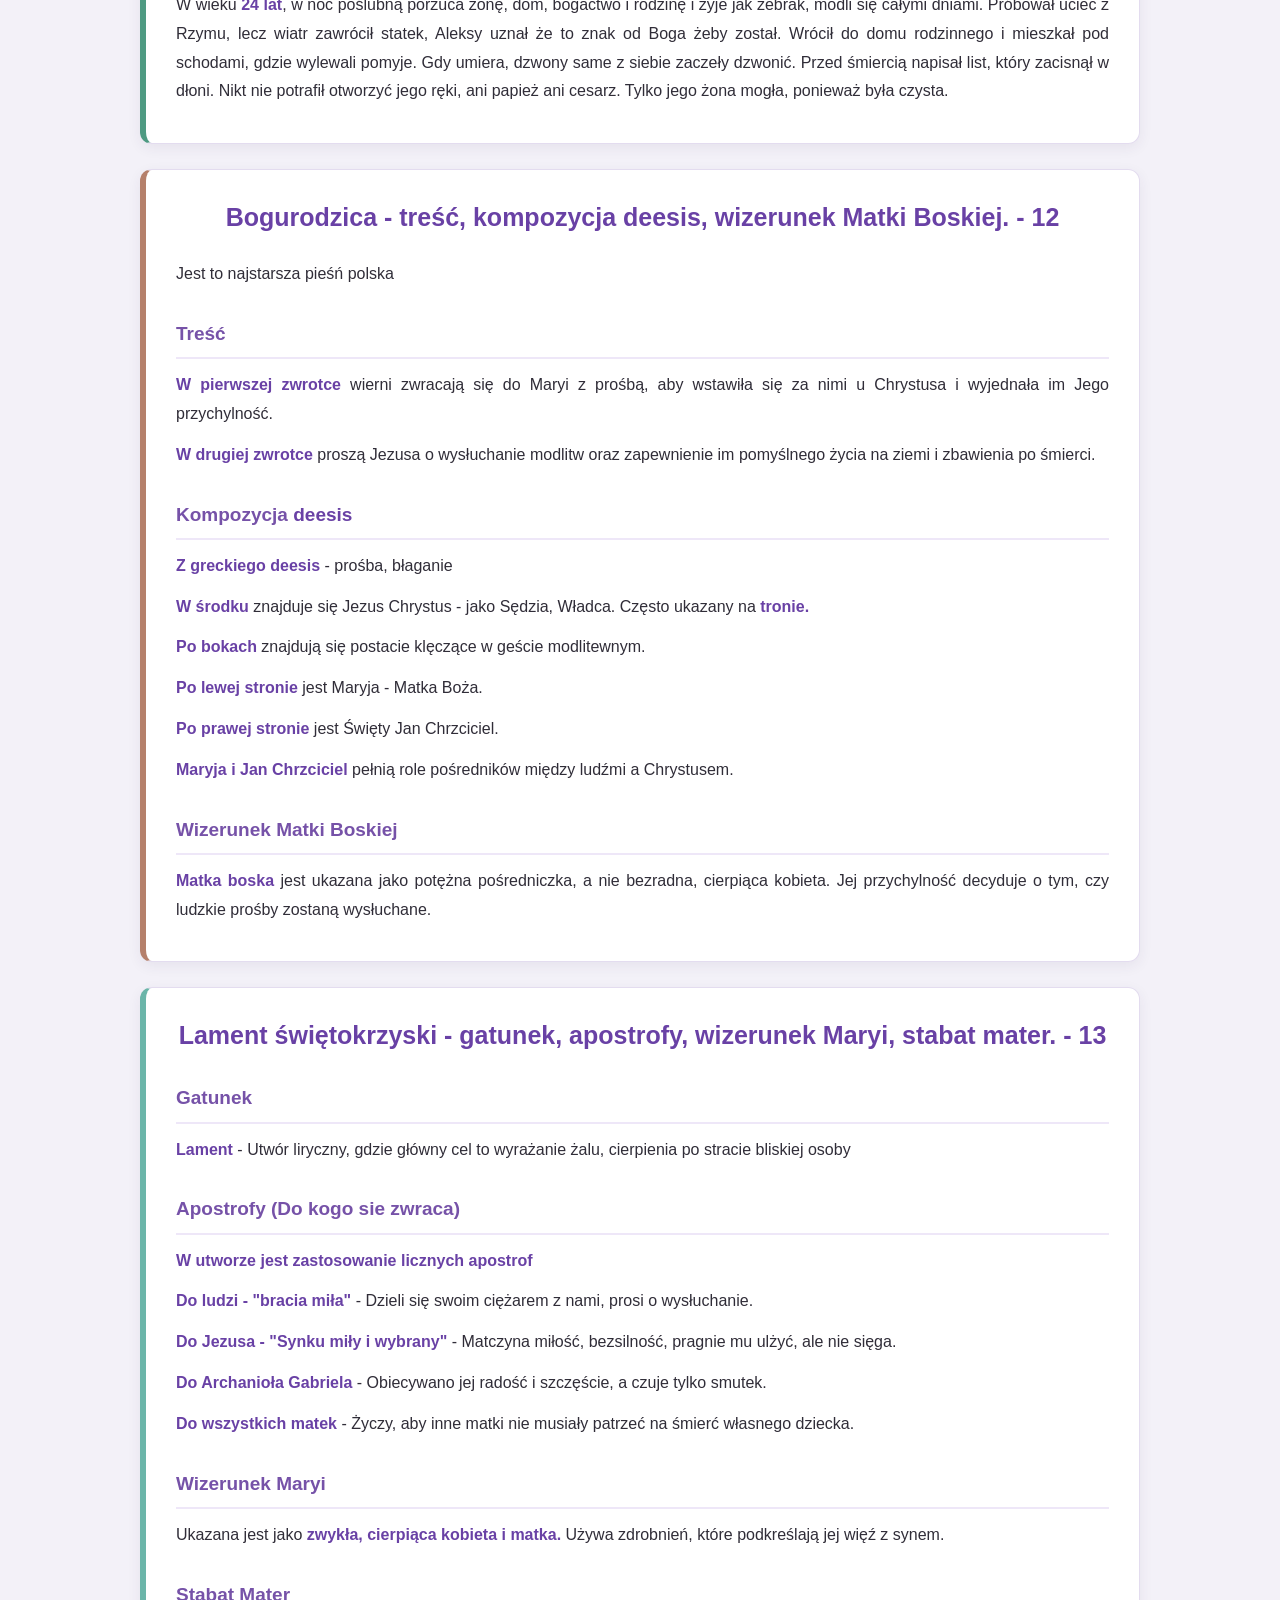
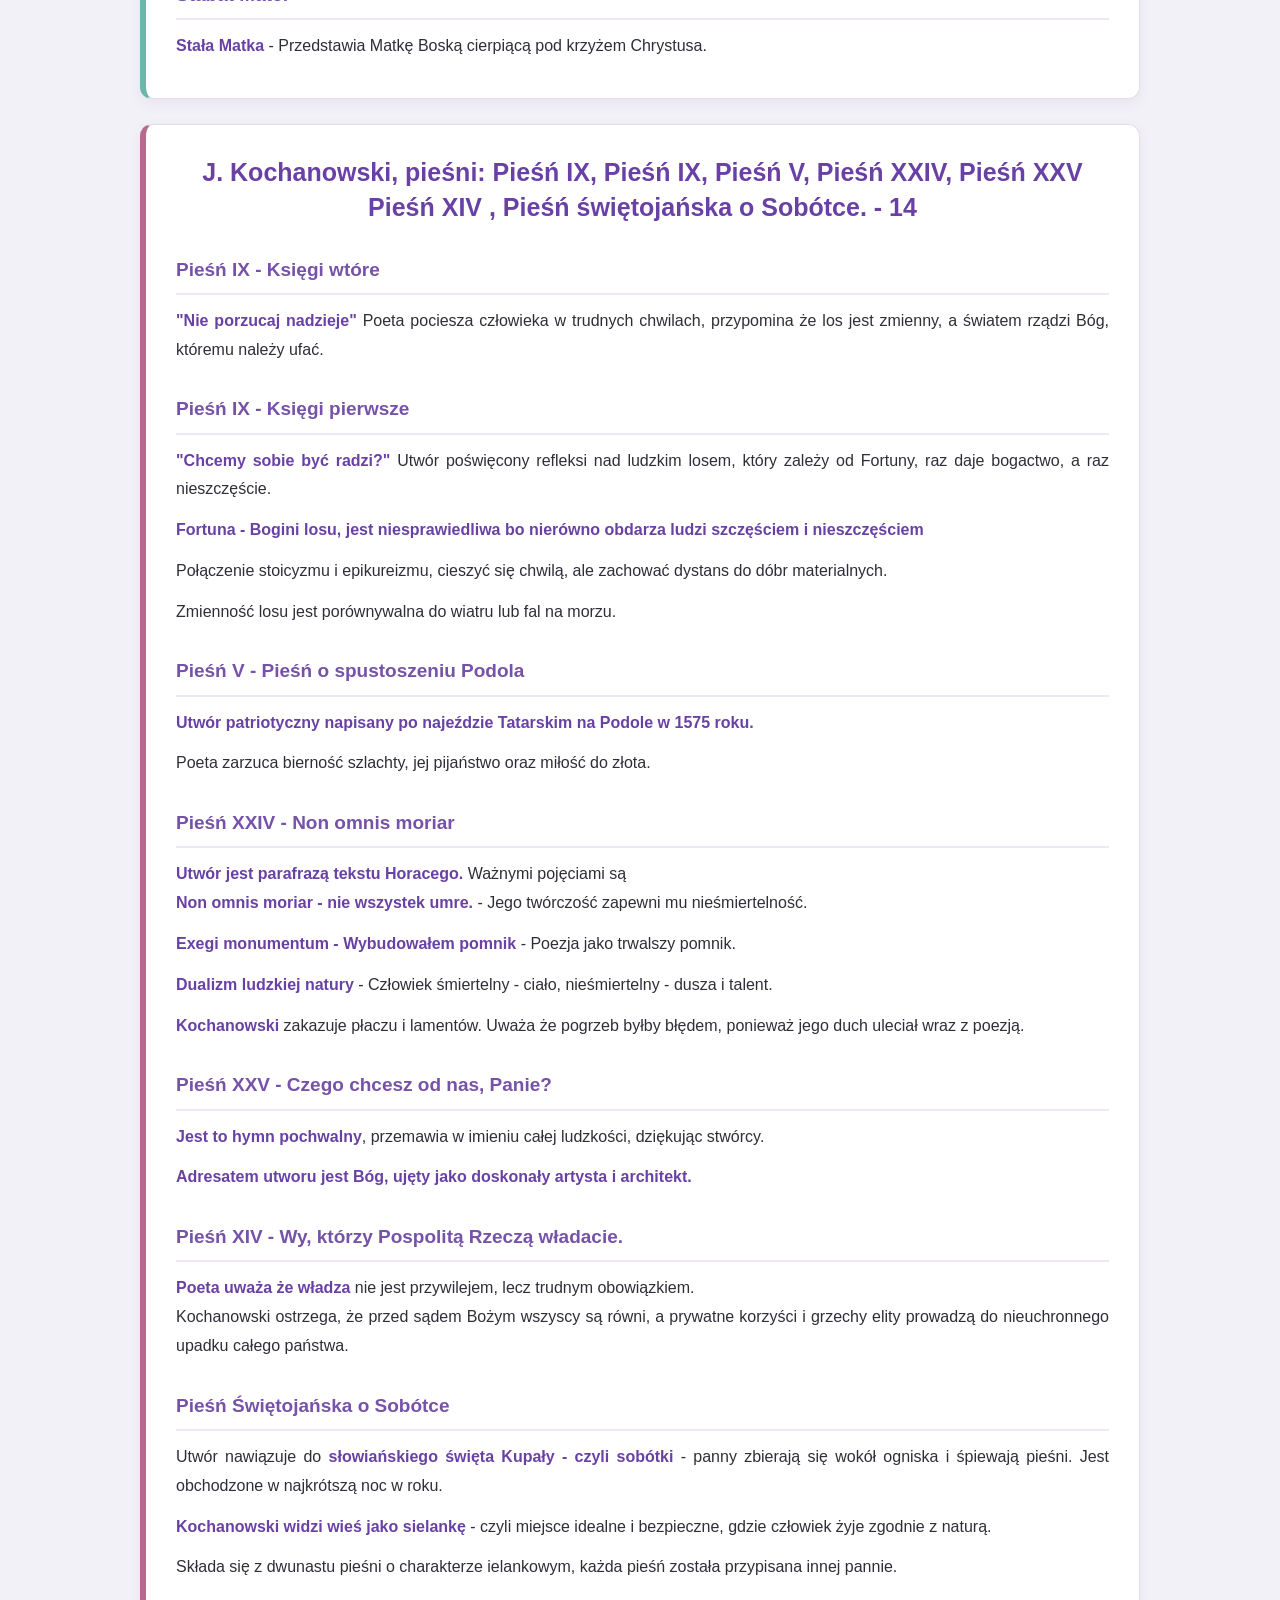
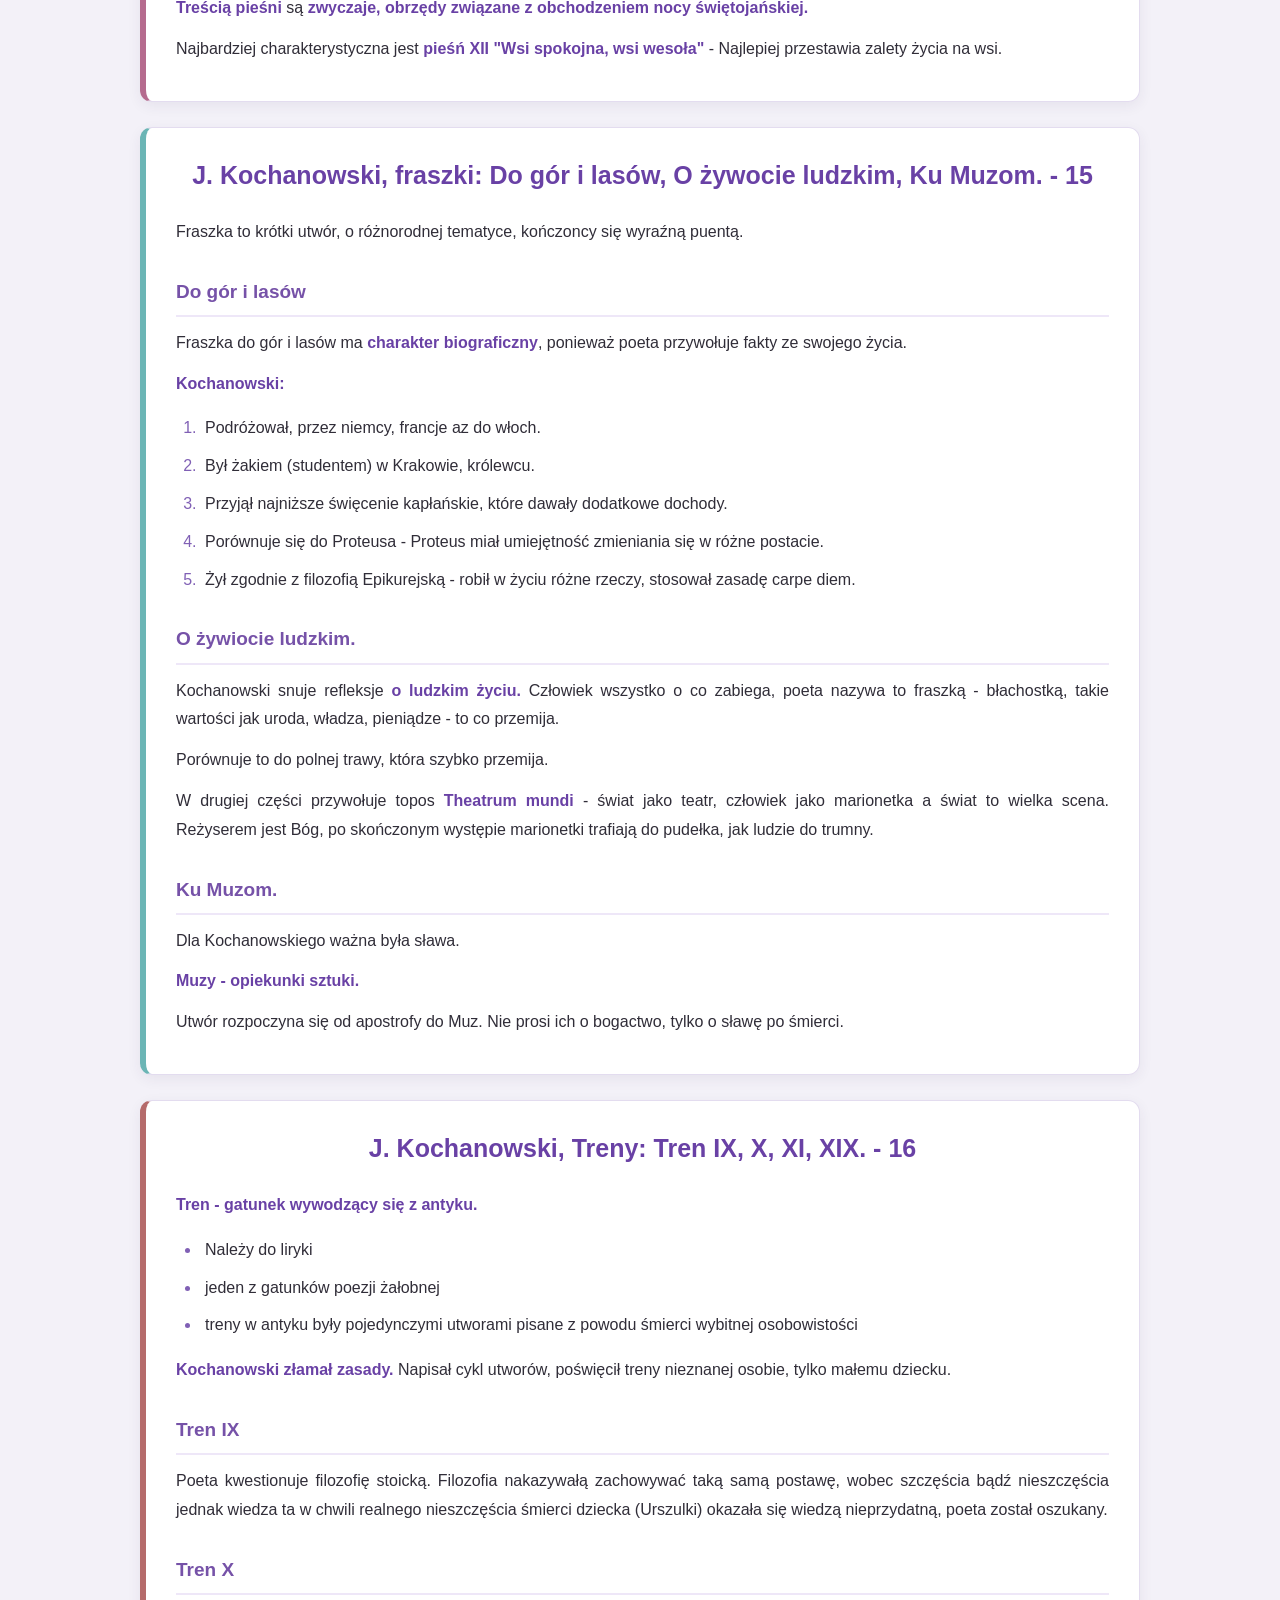
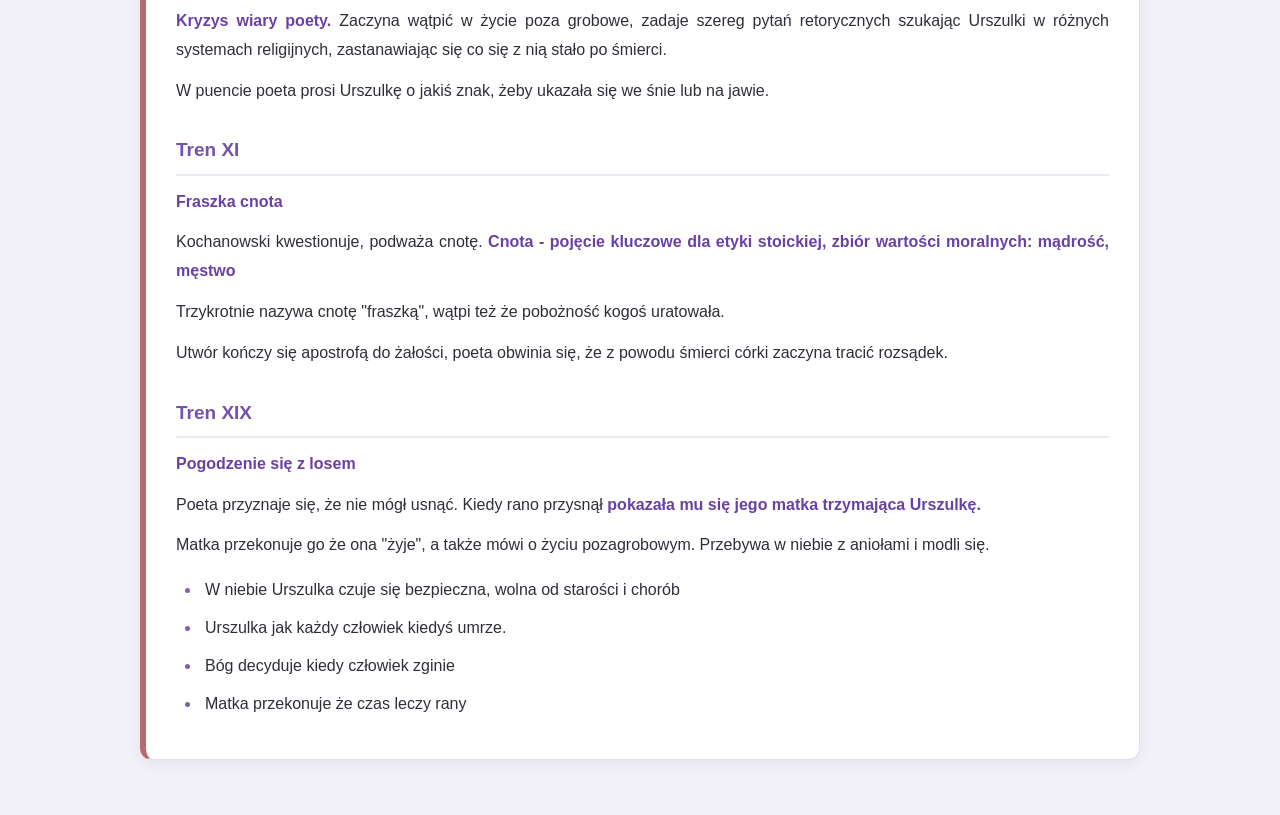
<file: ZakresMaturalny.html>
<!DOCTYPE html>
<html lang="pl">
<head>
    <meta charset="UTF-8">
    <meta name="viewport" content="width=device-width, initial-scale=1.0">
    <link rel="stylesheet" href="styl1.css">
    <title>Polski</title>
</head>
<body>
    <main>
        <section id="pyt1">
            <h1>Przypowieść o synu marnotrawnym - 1</h1>
            <p>Młodszy syn rząda od Ojca majątku, dostaje go i ucieka z domu. Żyje rozrzutnie, gdy kończy się majątek zaczyna pracę 
                przy pasaniu świń. Rozumiejąc błąd wraca do domu. Ojciec radosnie go wita, karze go przydziać i urządzić
                ucztę na cześć jego powrotu. Starszy brat był oburzony tym faktem, że on ciężko pracuje a młodszy syn dostaje
                chuczne powitanie. Ojciec wyjaśnił że trzeba się cieszyć, bo zagubiony syn się nawrócił.</p>
            <h2>Wymowa</h2>
            <p>Ojciec symbolizuje Boga, a młodszy syn grzesznika. Bóg potrafi wybaczyć każdemu za jego błędy.</p>
            <p>Człowiek popełniając błędy może zawsze się nawrócić</p>
        </section>
        <section id="pyt2">
            <h1>Historia rodu Labdakidów - 2</h1>
            <p>Lajos(ojciec) i Jokasta(Matka) dostają przepowiednie że ich syn zabije ojca i poślubi matke. Postanawiają porzucić
                dziecko w górach, gdzie zostaje znaleziony przez pasterza i zaniesiony do koryntu, gdzie zostanie wychowany.
                Edyp poznaje przepowiednie że zabije Ojca i poślubi matke, a jest on przekonany że jego rodzina jest w koryncie, dlatego
                ucieka do Teb. Po drodze wchodzi w konflikt z mężczyznami i okaże się że jednym z nich jest Lajos. Zabijająć go spełnia
                się część przepowiedni. Edyp dociera do Teb gdzie rozwiązuje zagadke sfinksa, przez co zostaję królem i poślubia Jokaste.
                <b>Ma z nią czwórke dzieci: Eteokles, Polinik, Antygona, Ismena.</b>
                Na Teby jest zesłana zaraza, która ustąpi dopiero po ukaraniu zabójcy poprzedniego króla. Edyp wzywa wróżbitę Terezjasza 
                który jest ślepy. Mówi on mu że to on jest mordercą. Jokasta mu mówiła że syna porzucili w górach, a Lajos został zabity
                przez obcych ludzi na rozstaju dróg, wtedy uświadamia sobie że on zabił kogoś w taki sposób. Przychodzi posłaniec, który 
                informuje że umiera król koryntu, a Edyp był przekonany że on był jego ojcem. Posłaniec powiedział mu że to nie jest 
                jego biologiczny ojciec. Przychodzi pasterz który znalazł niemowle w górach i potwierdza że to był syn Lajosa i Jokasty.
                Jokasta popełnia samobójstwo, a Edyp oślepia się i zostaje wygnany z Teb.
            </p>
        </section>
        <section id="pyt3">
            <h1>Powstanie teatru greckiego - 3 i 4</h1>
            <p>
                Narodził się ze świąt Dionizyjskich. <p id="Dionizyjskich">Dionizos był bogiem wina</p>
            </p>
            <p>Z początku ubierali kozie skóry i jak wypili to tańczyli i śpiewali. Z ulic przenieśli się na wzgórza, ponieważ
                jest tam lepsza akustyka.
            </p>
            <p>Za twórcę uznaje się <b>Tespisa</b> który jako pierwszy wprowadził aktora prowadzącego dialog z chórem</p>
            <p>Aktorzy występowali na scenie (<b>proskenium</b>), na środku występywał chór, a wokół była widownia.</p>
            <h1>Budowa tragedii greckiej</h1>
            <p style="color: blueviolet; font-size: 25px;" >Tragedia grecka składa się z 6 elementów</p>
            <p><strong>Prolog</strong> - Wprowadzenie</p>
            <p><strong>Parados</strong> - Pierwsza pieśń chóru</p>
            <p><strong>Epejsodion</strong> - Występ aktorów(dialogi, akcja itp.)</p>
            <p><strong>Stasimon</strong> - Pieśń chóru między epejsodionem, podsumowanie co sie stało</p>
            <p><strong>Eksodos</strong> - Końcówka tragedii, rozwiązuje akcje</p>
            <p><strong>Epilog</strong> - Końcowa wypowiedź, podsumowanie utworu</p>
            <p style="color: blueviolet; font-size: 25px;">Zasada trzech jedności</p>
            <p><b>Czas</b> - Tylko 24 godziny</p>
            <p><b>Miejsce</b> - Tylko jedno miejsce</p>
            <p><b>Jedność akcji</b> - Tylko jeden wątek</p>
            <p>Na scenie mogło być tylko 3 aktorów</p>
            <p>Nie występowały sceny fantastyczne ani zbiorowe, a zakończenie było wyraźne.</p>
            <p>Nie mieszali gatunków np. Dramatu z komedia. Jak ma być dramat to jest tylko dramat.</p>

        </section>
        <section id="pyt4">
            <h1>Sofokles - 5</h1>
            <p>On napisał "Król Edyp" i "Antygona"</p>
            <h2>Bohaterowie z Króla Edypa</h2>
            <ul>
                <li><b>Edyp</b></li>
                <li><b>Jokasta</b> - Matka Edypa</li>
                <li><b>Lajos</b> - Ojciec Edypa</li>
                <li><b>Kreon</b> - Brat Jokasty, oskarżony przez Edypa o spisek</li>
                <li><b>Tejrezjasz</b> - Niewidomy wróżbita, mówi Edypowi prawdę</li>
                <li><b>Posłaniec z koryntu</b> - Informuje o śmierci króla Koryntu i że nie był on ojcem Edypa</li>
                <li><b>Pasterz</b> - ratuje Edypa w górach i potwierdza jego pochodzenie</li>
            </ul>
            <h2>Ważne pojęcia</h2>
            <ul>
                <li><b>Fatum</b> - nieuchronne przeznaczenie, los od którego człowiek nie ucieknie</li>
                <li><b>Hybris</b> - Bohater jest przekonany że ma wpływ nad własynm życiem (Edyp był przekonany że to on nie zabił)</li>
                <li><b>Hamartia</b> - błędne rozpoznanie i fałszywa ocena własnej sytuacji. </li>
            </ul>
        </section>
        <section id="pyt5">
            <h1>Horacy - 6</h1>
            <h2>Filozofia życiowa</h2>
            <p>Horacy był rzymskim poetą, który nawiązywał do filozofii <b>stoicyzmu i epikureizmu</b></p>
            <ul>
                <li><b>Stoicyzm</b> - Zachowywanie spokoju wobecc wydarzeń na które nie mamy wpływu. Uznawali że mądrość, odwaga, 
                    sprawiedliwość prowadzi do prawdziwego szczęscia i wolności</li>
                <li><b>Epikureizm</b> - Cieszenie się z życia, spokoju.</li>
            </ul>
            <h2>Wybudowałem pomnik - Exegi monumentum</h2>
            <p>Horacy wierzył, że jego twórczość przetrwa śmierć i zapewni mu wieczną sławę.</p>
            <p>Pomnik ma symbolizować poezję, która jest trwalsza niż materialne dzieła człowieka</p>
            <p><b>Non omnis morial - "Nie wszystek umrę"</b>; Pomimo śmierci fizycznej jego poezja będzie wciąż trwać</p>
        </section>
        <section id="pyt6">
            <h1>Akt komunikacji językowej - 7</h1>
            <h2>Akt komunikacji językowej składa się z 6 elementów</h2>
            <ul>
                <li><b>Nadawca</b> - Kto nadaje? np. Nauczyciel</li>
                <li><b>Odbiorca</b> - Kto odbiera? np. Uczeń</li>
                <li><b>Komunikat</b> - Jaka to informacja? np. Umyj się</li>
                <li><b>Kod</b> - System znaków bądź język, żeby obie strony siebie rozumiały. np. Język Polski.</li>
                <li><b>Kontakt</b> - Jak dociera komunikat? np. Przez telefon bądź twarzą w twarz</li>
                <li><b>Kontekst</b> - Jaka jest sytuacja? np. Podczas lekcji.</li>
            </ul>
        </section>
        <section id="pyt7">
            <h1>Funkcje językowe podział, charakterystyka, środki językowe, wykorzystanie. - 8</h1>
            <h2>Funkcja informatywna</h2>
            <p><b>Cel: </b>Służy do przekazywania informacji o świecie, osobach itp.</p>
            <ol>
                <li>Wypowiedź skupia się na treści</li>
                <li>Występują zdania oznajmujące, fakty, dane.</li>
                <li><b>Przykład: </b>Warszawa jest stolicą Polski</li>
            </ol>
            <h2>Funkcja ekspresywna</h2>
            <p><b>Cel: </b>Służy do wyrażania uczuć, emocji.</p>
            <ol>
                <li>Wypowiedź skupia się na emocjach przekazywanych przez autora</li>
                <li>Słownictwo nacechowane emocjonalnie, wykrzyknienia, epitety, hiperbole</li>
                <li>Ale super dzień!</li>
            </ol>
            <h2>Funkcja impresywna</h2>
            <p><b>Cel: </b>Ma na celu skłonienie odbiorcy do działania lub zmiany postawy.</p>
            <p>Może być perswazją lub manipulacją.</p>
            <ol>
                <li>Nadawca chce żeby odbiorca coś zrobił, pomyślał</li>
                <li>Tryb rozkazujący, pytania retoryczne, perswazja.</li>
                <li>Zamknij okno, proszę</li>
            </ol>
            <h2>Funkcja fatyczna</h2>
            <p><b>Cel: </b>Nawiązanie, podtrzymanie lub zakończenie kontaktu.</p>
            <ol>
                <li>Skupia się na utrzymaniu rozmowy.</li>
                <li>Przywitania, pożegnania</li>
                <li>Cześć, pa itp.</li>
            </ol>
        </section>
        <section id="pyt8">
            <h1>Związki frazeologiczne definicja, podziały, przykłady. - 9</h1>
            <h2>Czym jest związek frazeologiczny?</h2>
            <p>To połączenie co najmniej dwóch wyrazów, które ma okreslone, powszechnie przyjęte znaczenie.</p>
            <h2>Podziały:</h2>
            <p><b>Wyrażenia:</b> Głównym członem jest rzeczownik (nie ma czasownika) np. Czarna owca.</p>
            <p><b>Zwrotowe:</b> Główny człon to czasownik np. Owijać w bawełnę.</p>
            <p><b>Frazy:</b> Najbardziej rozbudowane związki, struktura zdania np. Kości zostały rzucone.</p>
        </section>
        <section id="pyt9">
            <h1>Stylizacja językowa; rodzaje stylizacji językowych archaizacja, dialektyzacja, kolokwializacja; styl biblijny. - 10</h1>
            <h2>Czym jest stylizacja językowa?</h2>
            <p>Celowe nadanie tekstu cech języka danej epoki.</p>
            <h2>Archaizacja</h2>
            <p>Wprowadzanie słów, form gramatycznych i konstrukcji które wyszły z użycia. Oddaje klimat dawnych czasów.</p>
            <h2>Dialektyzacja</h2>
            <p>Wprowadzanie do tekstu gwary lub dialektu (regionalnej odmiany języka) np. po Śląsku. Podkreśla pochodzenie bohatera.</p>
            <h2>Kolokwializacja</h2>
            <p>Wprowadzanie do tekstu elementów języka potocznego - naszej epoki. Wykrzyknienia, powtórzenia itp. np. Daj spokój.</p>
            <h1>Styl biblijny</h1>
            <p>nadaje tekstowi cech charakterystycznych dla języka i sposobu opowiadania Biblii.</p>
            <ol>
                <li>Podniosły, uroczysty ton.</li>
                <li>Apostrofy - bezpośrednie zwroty do Boga.</li>
                <li>Metafory i symbolika</li>
                <li>Wyrażenia biblijne</li>
                <li>Nawiązania do gatunków bibijnych - psalm, modlitwa.</li>
            </ol>
        </section>
        <section id="pyt10">
            <h1>Asceta Legenda o świętym Aleksym. - 11</h1>
            <h2>Asceta</h2>
            <p>To osoba która dobrowolnie porzuca <b>dobra materialne</b> żeby zbliżyć się do Boga i dostać do nieba.</p>
            <h2>Legenda o świętym Aleksym.</h2>
            <p>W wieku <b>24 lat</b>, w noc poślubną porzuca żonę, dom, bogactwo i rodzinę i żyje jak żebrak, modli się całymi dniami. Próbował uciec z Rzymu, 
            lecz wiatr zawrócił statek, Aleksy uznał że to znak od Boga żeby został. Wrócił do domu rodzinnego i mieszkał pod schodami, gdzie wylewali pomyje.
            Gdy umiera, dzwony same z siebie zaczeły dzwonić. Przed śmiercią napisał list, który zacisnął w dłoni. Nikt nie potrafił otworzyć jego ręki, ani papież
            ani cesarz. Tylko jego żona mogła, ponieważ była czysta.</p>
        </section>
        <section id="pyt11">
            <h1>Bogurodzica - treść, kompozycja deesis, wizerunek Matki Boskiej. - 12</h1>
            <p>Jest to najstarsza pieśń polska</p>
            <h2>Treść</h2>
            <p><b>W pierwszej zwrotce</b> wierni zwracają się do Maryi z prośbą, aby wstawiła się za nimi u Chrystusa i 
                wyjednała im Jego przychylność.</p><p> <b>W drugiej zwrotce</b> proszą Jezusa o wysłuchanie modlitw oraz zapewnienie im pomyślnego życia na ziemi i zbawienia po śmierci.</p>
            <h2>Kompozycja <b>deesis</b></h2>
            <p><b>Z greckiego deesis</b> - prośba, błaganie</p>
            <p><b>W środku</b> znajduje się Jezus Chrystus - jako Sędzia, Władca. Często ukazany na <b>tronie.</b></p>
            <p><b>Po bokach</b> znajdują się postacie klęczące w geście modlitewnym.</p>
            <p><b>Po lewej stronie</b> jest Maryja - Matka Boża.</p>
            <p><b>Po prawej stronie</b> jest Święty Jan Chrzciciel.</p>
            <p><b>Maryja i Jan Chrzciciel</b> pełnią role pośredników między ludźmi a Chrystusem.</p>
            <h2>Wizerunek Matki Boskiej</h2>
            <p><b>Matka boska </b>jest ukazana jako potężna pośredniczka, a nie bezradna, cierpiąca kobieta. Jej przychylność decyduje o tym, czy ludzkie prośby zostaną wysłuchane.</p>
        </section>
        <section id="pyt12">
            <h1>Lament świętokrzyski - gatunek, apostrofy, wizerunek Maryi, stabat mater. - 13</h1>
            <h2>Gatunek</h2>
            <p><b>Lament</b> - Utwór liryczny, gdzie główny cel to wyrażanie żalu, cierpienia po stracie bliskiej osoby</p>
            <h2>Apostrofy (Do kogo sie zwraca)</h2>
            <p><b>W utworze jest zastosowanie licznych apostrof</b></p>
            <p><b>Do ludzi - "bracia miła"</b> - Dzieli się swoim ciężarem z nami, prosi o wysłuchanie.</p>
            <p><b>Do Jezusa - "Synku miły i wybrany"</b> - Matczyna miłość, bezsilność, pragnie mu ulżyć, ale nie sięga.</p>
            <p><b>Do Archanioła Gabriela</b> - Obiecywano jej radość i szczęście, a czuje tylko smutek.</p>
            <p><b>Do wszystkich matek</b> - Życzy, aby inne matki nie musiały patrzeć na śmierć własnego dziecka.</p>
            <h2>Wizerunek Maryi</h2>
            <p>Ukazana jest jako <b>zwykła, cierpiąca kobieta i matka.</b> Używa zdrobnień, które podkreślają jej więź z synem.</p>
            <h2>Stabat Mater</h2>
            <p><b>Stała Matka</b> - Przedstawia Matkę Boską cierpiącą pod krzyżem Chrystusa.</p>
        </section>
        <section id="pyt13">
            <h1>J. Kochanowski, pieśni: Pieśń IX, Pieśń IX, Pieśń V, Pieśń XXIV, Pieśń XXV Pieśń XIV , Pieśń świętojańska o Sobótce. - 14</h1>
            <h2>Pieśń IX - Księgi wtóre</h2>
            <p><b>"Nie porzucaj nadzieje" </b>Poeta pociesza człowieka w trudnych chwilach, przypomina że los jest zmienny,
            a światem rządzi Bóg, któremu należy ufać.</p>
            <h2>Pieśń IX - Księgi pierwsze</h2>
            <p><b>"Chcemy sobie być radzi?"</b> Utwór poświęcony refleksi nad ludzkim losem, który zależy od Fortuny, raz daje bogactwo,
             a raz nieszczęście. </p>
             <p><b>Fortuna - Bogini losu, jest niesprawiedliwa bo nierówno obdarza ludzi szczęściem i nieszczęściem</b></p>
             <p>Połączenie stoicyzmu i epikureizmu, cieszyć się chwilą, ale zachować dystans do dóbr materialnych.</p>
             <p>Zmienność losu jest porównywalna do wiatru lub fal na morzu.</p>
             <h2>Pieśń V - Pieśń o spustoszeniu Podola</h2>
             <p><b>Utwór patriotyczny napisany po najeździe Tatarskim na Podole w 1575 roku.</b></p>
             <p>Poeta zarzuca bierność szlachty, jej pijaństwo oraz miłość do złota.</p>
             <h2>Pieśń XXIV - Non omnis moriar</h2>
             <p><b>Utwór jest parafrazą tekstu Horacego.</b> Ważnymi pojęciami są <br><b>Non omnis moriar - nie wszystek umre.</b> - 
            Jego twórczość zapewni mu nieśmiertelność.</p>
            <p><b>Exegi monumentum - Wybudowałem pomnik</b> - Poezja jako trwalszy pomnik.</p>
            <p><b>Dualizm ludzkiej natury</b> - Człowiek śmiertelny - ciało, nieśmiertelny - dusza i talent.</p>
            <p><b>Kochanowski</b> zakazuje płaczu i lamentów. Uważa że pogrzeb byłby błędem, ponieważ jego duch uleciał wraz z poezją.</p>
            <h2>Pieśń XXV - Czego chcesz od nas, Panie?</h2>
            <p><b>Jest to hymn pochwalny</b>, przemawia w imieniu całej ludzkości, dziękując stwórcy.</p>
            <p><b>Adresatem utworu jest Bóg, ujęty jako doskonały artysta i architekt.</b></p>
            <h2>Pieśń XIV - Wy, którzy Pospolitą Rzeczą władacie.</h2>
            <p><b>Poeta uważa że władza</b> nie jest przywilejem, lecz trudnym obowiązkiem. <br>
            Kochanowski ostrzega, że przed sądem Bożym wszyscy są równi, a prywatne korzyści i grzechy elity prowadzą do nieuchronnego upadku całego państwa.</p>
            <h2>Pieśń Świętojańska o Sobótce</h2>
            <p>Utwór nawiązuje do <b>słowiańskiego święta Kupały - czyli sobótki</b> - panny zbierają się wokół ogniska i śpiewają pieśni. Jest obchodzone w najkrótszą noc w roku.</p>
            <p><b>Kochanowski widzi wieś jako sielankę </b> - czyli miejsce idealne i bezpieczne, gdzie człowiek żyje zgodnie z 
            naturą.</p>
            <p>Składa się z dwunastu pieśni o charakterze ielankowym, każda pieśń została przypisana innej pannie.</p>
            <p><b>Treścią pieśni </b>są <b>zwyczaje, obrzędy związane z obchodzeniem nocy świętojańskiej.</b></p>
            <p>Najbardziej charakterystyczna jest <b>pieśń XII "Wsi spokojna, wsi wesoła"</b> - Najlepiej przestawia zalety życia na wsi.</p>
            <p></p>
        </section>
        <section id="pyt14">
            <h1>J. Kochanowski, fraszki: Do gór i lasów, O żywocie ludzkim, Ku Muzom. - 15</h1>
            <p>Fraszka to krótki utwór, o różnorodnej tematyce, kończoncy się wyraźną puentą.</p>
            <h2>Do gór i lasów</h2>
            <p>Fraszka do gór i lasów ma <b>charakter biograficzny</b>, ponieważ poeta przywołuje fakty ze swojego życia.</p>
            <p><b>Kochanowski:</b></p>
            <ol>
                <li>Podróżował, przez niemcy, francje az do włoch.</li>
                <li>Był żakiem (studentem) w Krakowie, królewcu.</li>
                <li>Przyjął najniższe święcenie kapłańskie, które dawały dodatkowe dochody.</li>
                <li>Porównuje się do Proteusa - Proteus miał umiejętność zmieniania się w różne postacie.</li>
                <li>Żył zgodnie z filozofią Epikurejską - robił w życiu różne rzeczy, stosował zasadę carpe diem.</li>
            </ol>
            <h2>O żywiocie ludzkim.</h2>
            <p>Kochanowski snuje refleksje <b>o ludzkim życiu.</b> Człowiek wszystko o co zabiega, poeta nazywa to fraszką - błachostką, takie 
            wartości jak uroda, władza, pieniądze - to co przemija.</p>
            <p>Porównuje to do polnej trawy, która szybko przemija.</p>
            <p>W drugiej części przywołuje topos<b> Theatrum mundi</b> - świat jako teatr, człowiek jako marionetka a świat to wielka scena. 
            Reżyserem jest Bóg, po skończonym występie marionetki trafiają do pudełka, jak ludzie do trumny.</p>
            <h2>Ku Muzom.</h2>
            <p>Dla Kochanowskiego ważna była sława.</p>
            <p><b>Muzy - opiekunki sztuki.</b></p>
            <p>Utwór rozpoczyna się od apostrofy do Muz. Nie prosi ich o bogactwo, tylko o sławę po śmierci.</p>
        </section>
        <section id="pyt15">
            <h1>J. Kochanowski, Treny: Tren IX, X, XI, XIX. - 16</h1>
            <p><b>Tren - gatunek wywodzący się z antyku.</b></p>
            <ul>
                <li>Należy do liryki</li>
                <li>jeden z gatunków poezji żałobnej</li>
                <li>treny w antyku były pojedynczymi utworami pisane z powodu śmierci wybitnej osobowistości</li>
            </ul>
            <p><b>Kochanowski złamał zasady.</b> Napisał cykl utworów, poświęcił treny nieznanej osobie, tylko małemu dziecku.</p>
            <h2>Tren IX</h2>
            <p>Poeta kwestionuje filozofię stoicką. Filozofia nakazywałą zachowywać taką samą postawę, wobec szczęścia bądź nieszczęścia 
                jednak wiedza ta w chwili realnego nieszczęścia śmierci dziecka (Urszulki) okazała się wiedzą nieprzydatną, poeta został oszukany.
            </p>
            <h2>Tren X</h2>
            <p><b>Kryzys wiary poety.</b> Zaczyna wątpić w życie poza grobowe, zadaje szereg pytań retorycznych szukając Urszulki w 
            różnych systemach religijnych, zastanawiając się co się z nią stało po śmierci.</p>
            <p>W puencie poeta prosi Urszulkę o jakiś znak, żeby ukazała się we śnie lub na jawie.</p>
            <h2>Tren XI</h2>
            <p><b>Fraszka cnota</b></p>
            <p>Kochanowski kwestionuje, podważa cnotę. <b>Cnota - pojęcie kluczowe dla etyki stoickiej, zbiór wartości moralnych: mądrość, męstwo</b></p>
            <p>Trzykrotnie nazywa cnotę "fraszką", wątpi też że pobożność kogoś uratowała.</p>
            <p>Utwór kończy się apostrofą do żałości, poeta obwinia się, że z powodu śmierci córki zaczyna tracić rozsądek.</p>
            <h2>Tren XIX</h2>
            <p><b>Pogodzenie się z losem</b></p>
            <p>Poeta przyznaje się, że nie mógł usnąć. Kiedy rano przysnął <b>pokazała mu się jego matka trzymająca Urszulkę.</b></p>
            <p>Matka przekonuje go że ona "żyje", a także mówi o życiu pozagrobowym. Przebywa w niebie z aniołami i modli się.</p>
            <ul>
                <li>W niebie Urszulka czuje się bezpieczna, wolna od starości i chorób</li>
                <li>Urszulka jak każdy człowiek kiedyś umrze.</li>
                <li>Bóg decyduje kiedy człowiek zginie</li>
                <li>Matka przekonuje że czas leczy rany</li>
            </ul>
        </section>
    </main>
</body>
</html>
</file>
<file: styl1.css>
* {
    box-sizing: border-box;
    font-family: Verdana, sans-serif;
}

body {
    background-color: #f3f1f8;
    color: #302d38;
    margin: 0;
    padding: 30px 15px;
    line-height: 1.8;
}

main {
    width: 90%;
    max-width: 1000px;
    margin: auto;
}

section {
    background-color: #ffffff;
    border: 1px solid #e3dcef;
    border-left: 6px solid #8060b5;
    border-radius: 12px;
    padding: 25px 30px;
    margin: 25px 0;
    height: auto;
    overflow: auto;

    box-shadow: 0 4px 14px rgba(60, 40, 90, 0.07);
    transition: transform 0.2s, box-shadow 0.2s;
}

section:hover {
    transform: translateY(-3px);
    box-shadow: 0 8px 22px rgba(60, 40, 90, 0.12);
}

h1 {
    color: #6941a5;
    text-align: center;
    font-size: 25px;
    line-height: 1.4;
    margin-top: 5px;
    margin-bottom: 25px;
}

h2 {
    color: #7652a8;
    text-align: left;
    font-size: 19px;
    border-bottom: 2px solid #eee7f8;
    padding-bottom: 6px;
    margin-top: 28px;
    margin-bottom: 12px;
}

p {
    text-align: justify;
    margin: 12px 0;
}

ul, ol {
    padding-left: 25px;
}

li {
    padding-left: 4px;
    margin-bottom: 9px;
}

li::marker {
    color: #8060b5;
}

b, strong {
    color: #6941a5;
}

#Dionizyjskich {
    color: #6941a5;
    font-weight: bold;
}

#pyt1  { border-left-color: #8060b5; }
#pyt2  { border-left-color: #5577b5; }
#pyt3  { border-left-color: #ba8051; }
#pyt4  { border-left-color: #4b8c88; }
#pyt5  { border-left-color: #a35f8c; }
#pyt6  { border-left-color: #668a55; }
#pyt7  { border-left-color: #b28a42; }
#pyt8  { border-left-color: #568ba8; }
#pyt9  { border-left-color: #8c70b3; }
#pyt10 { border-left-color: #4e9a82; }
#pyt11 { border-left-color: #b5806b; }
#pyt12 { border-left-color: #6bb5a9; }
#pyt13 { border-left-color: #b56b8e; }
#pyt14 { border-left-color: #6bb5b5; }
#pyt15 { border-left-color: #b56b6b; }

@media (max-width: 650px) {
    body {
        padding: 15px 10px;
    }

    main {
        width: 100%;
    }

    section {
        padding: 18px;
        margin: 18px 0;
    }

    h1 {
        font-size: 21px;
    }

    h2 {
        font-size: 17px;
    }

    p {
        text-align: left;
    }
}
</file>
